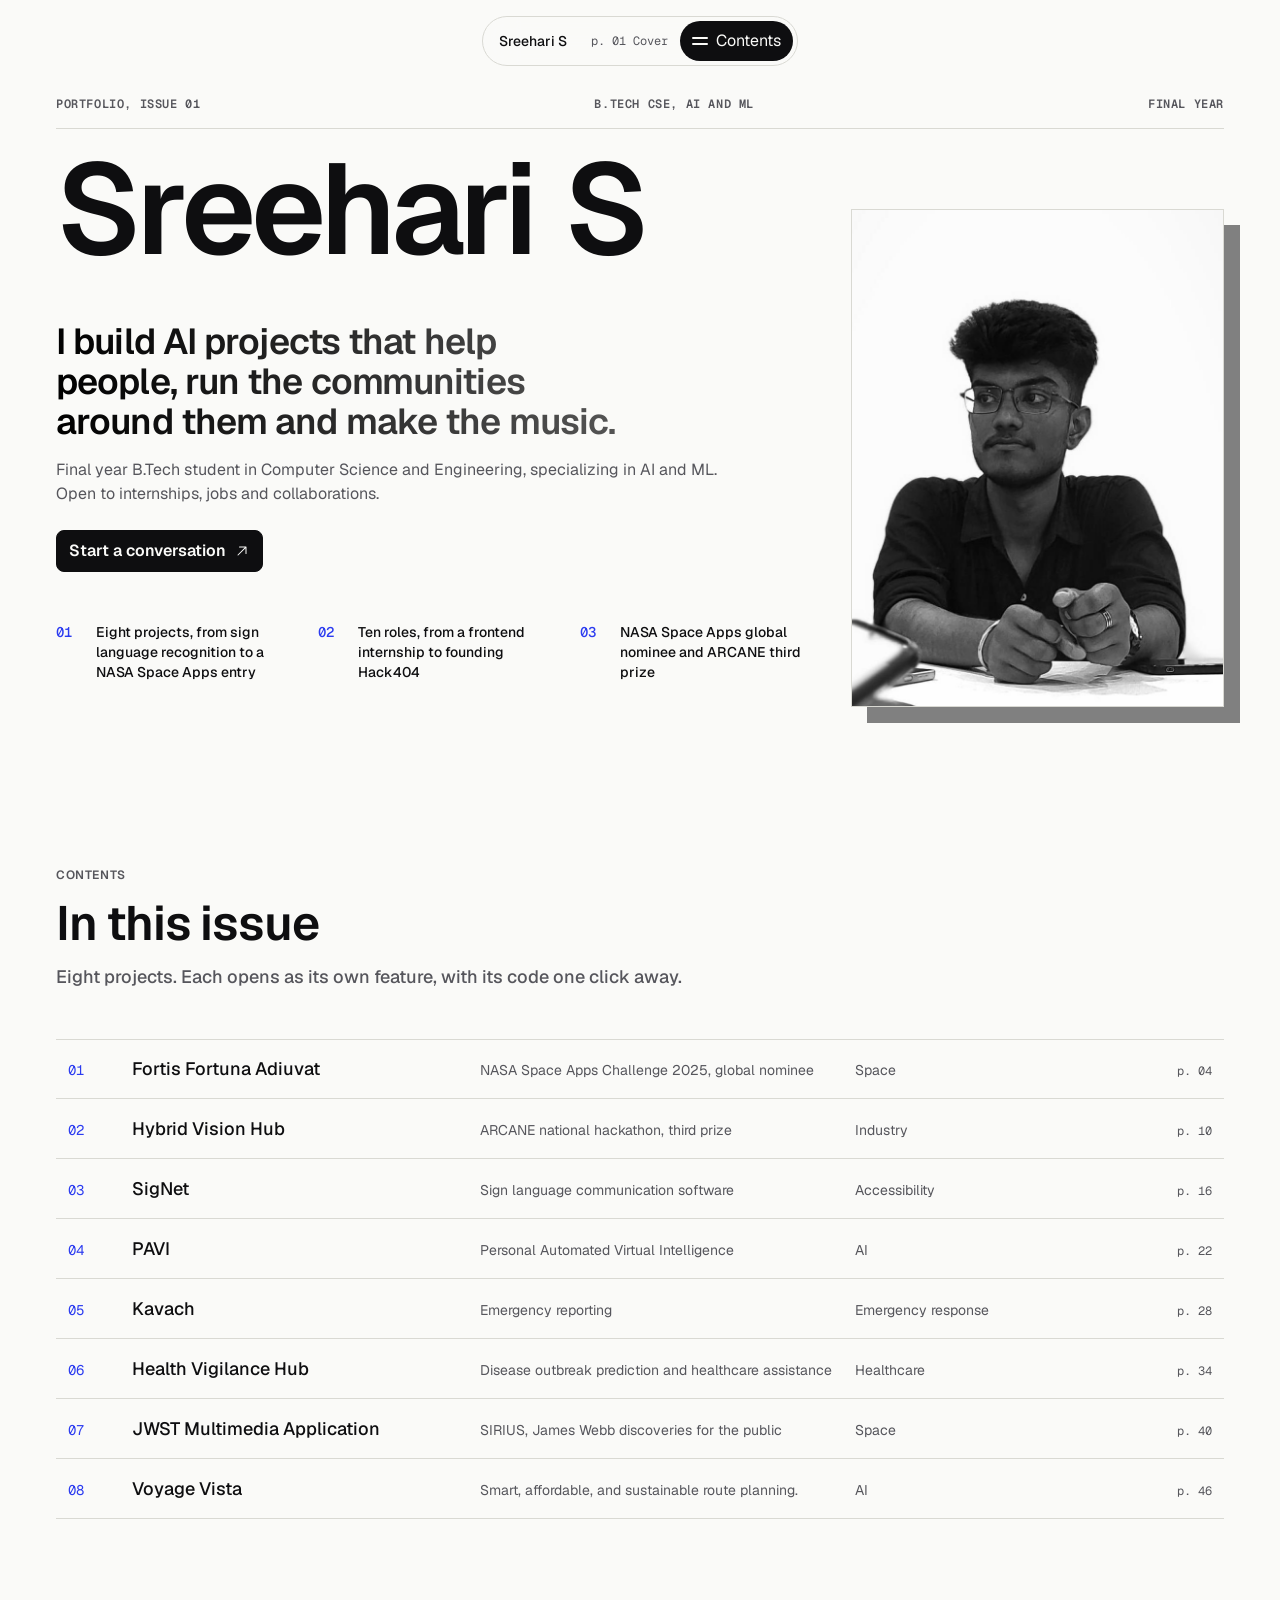
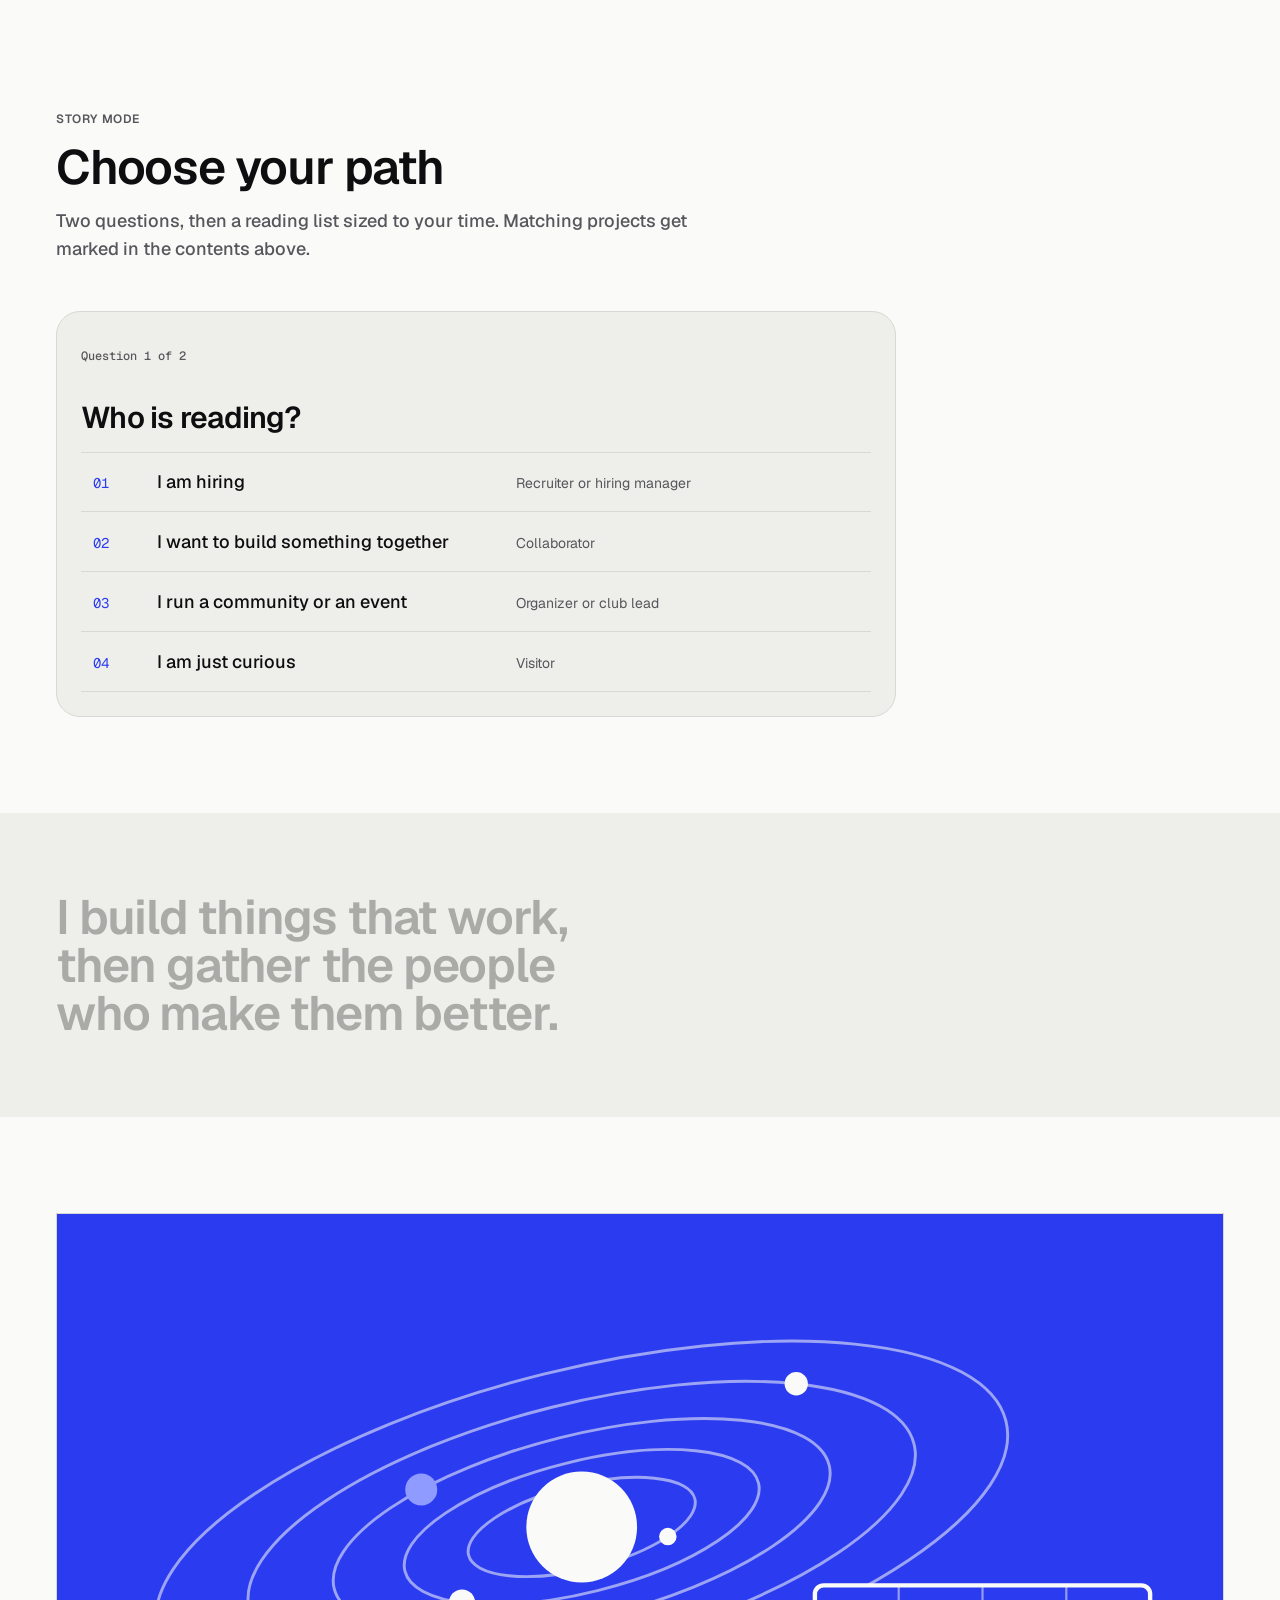
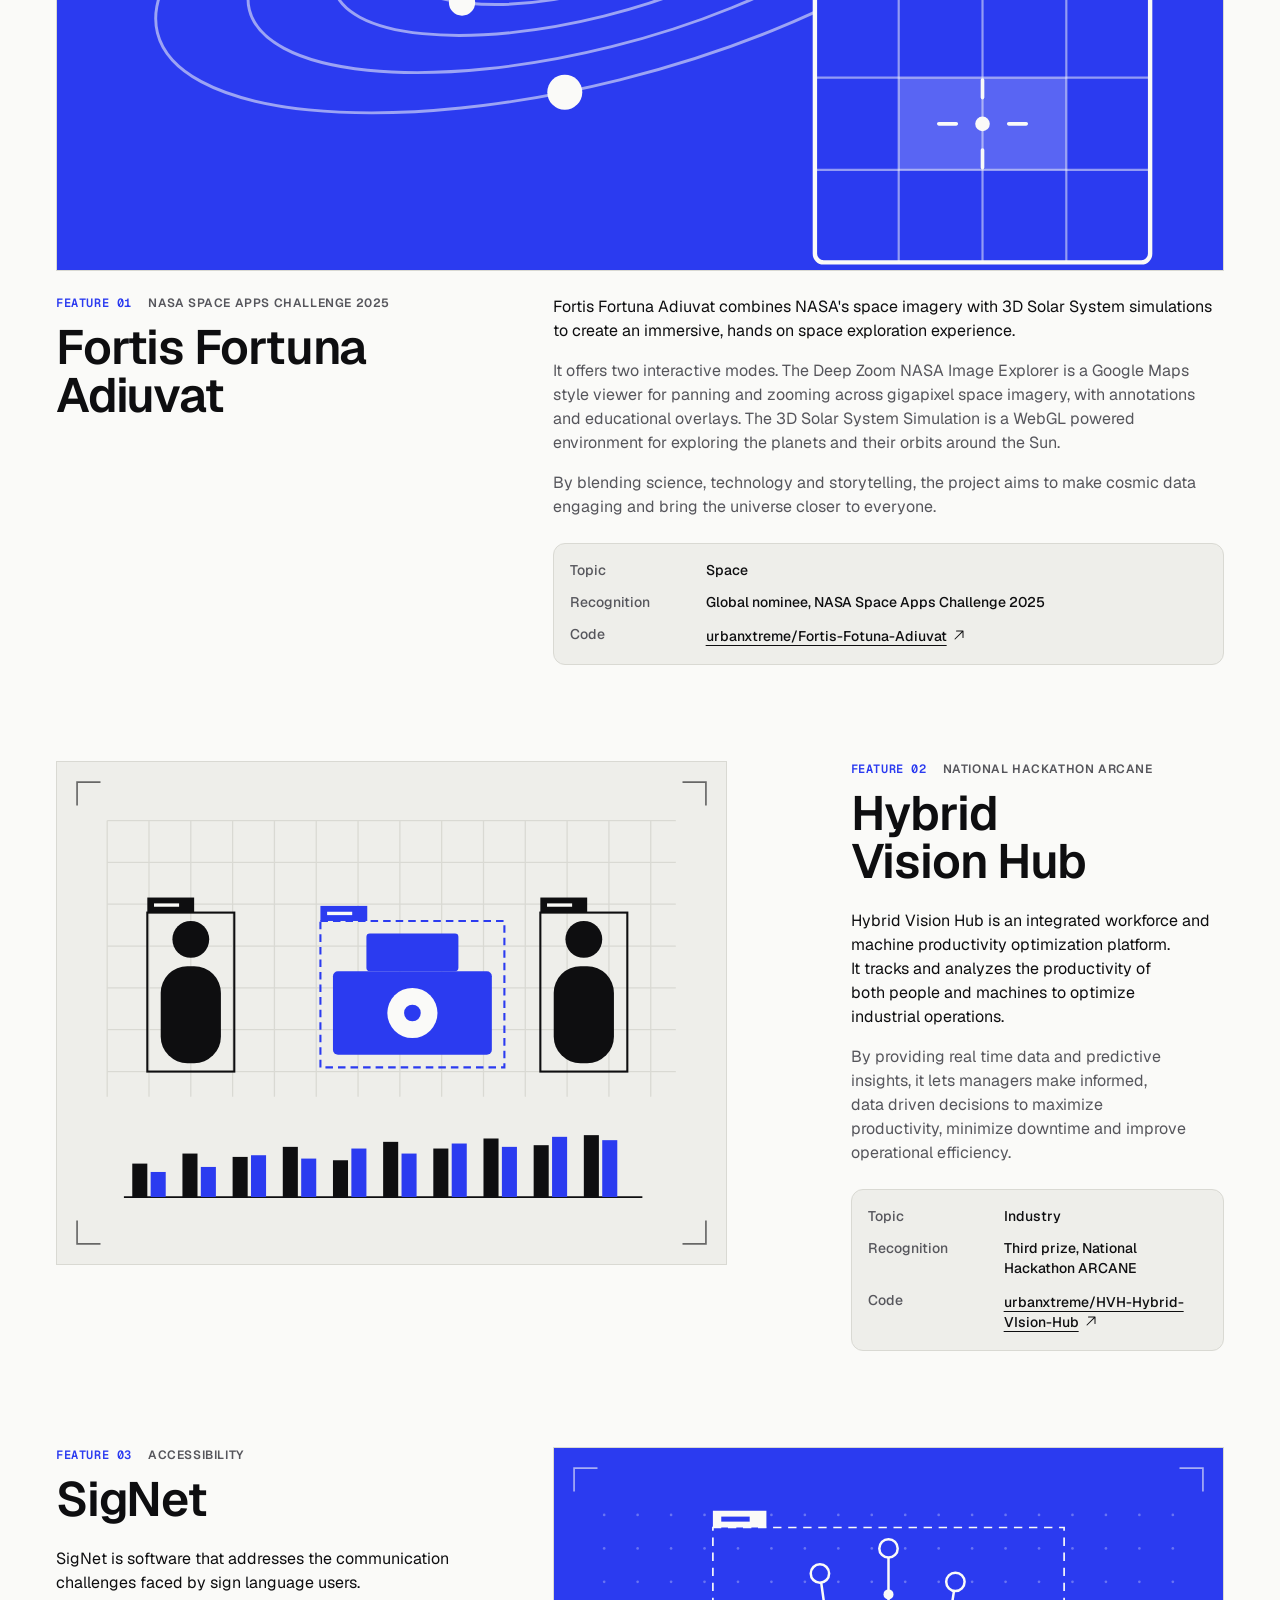
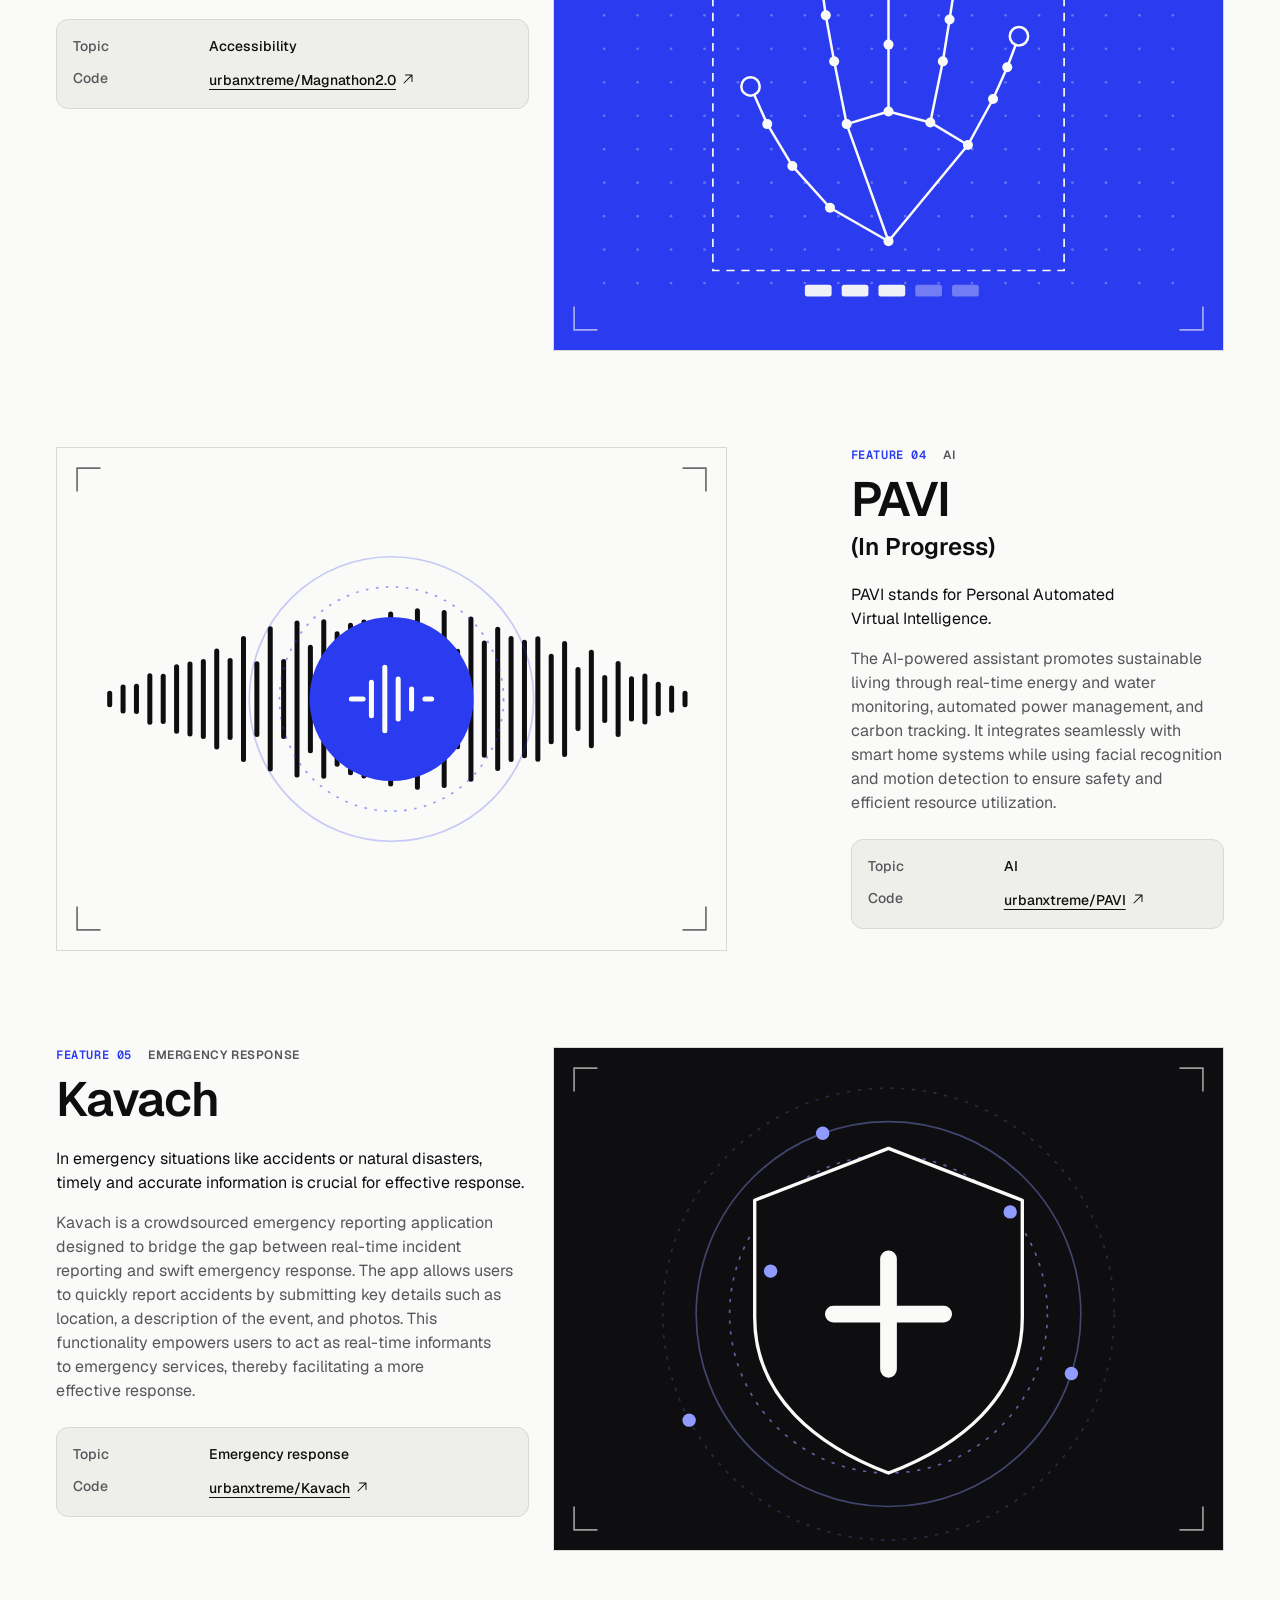
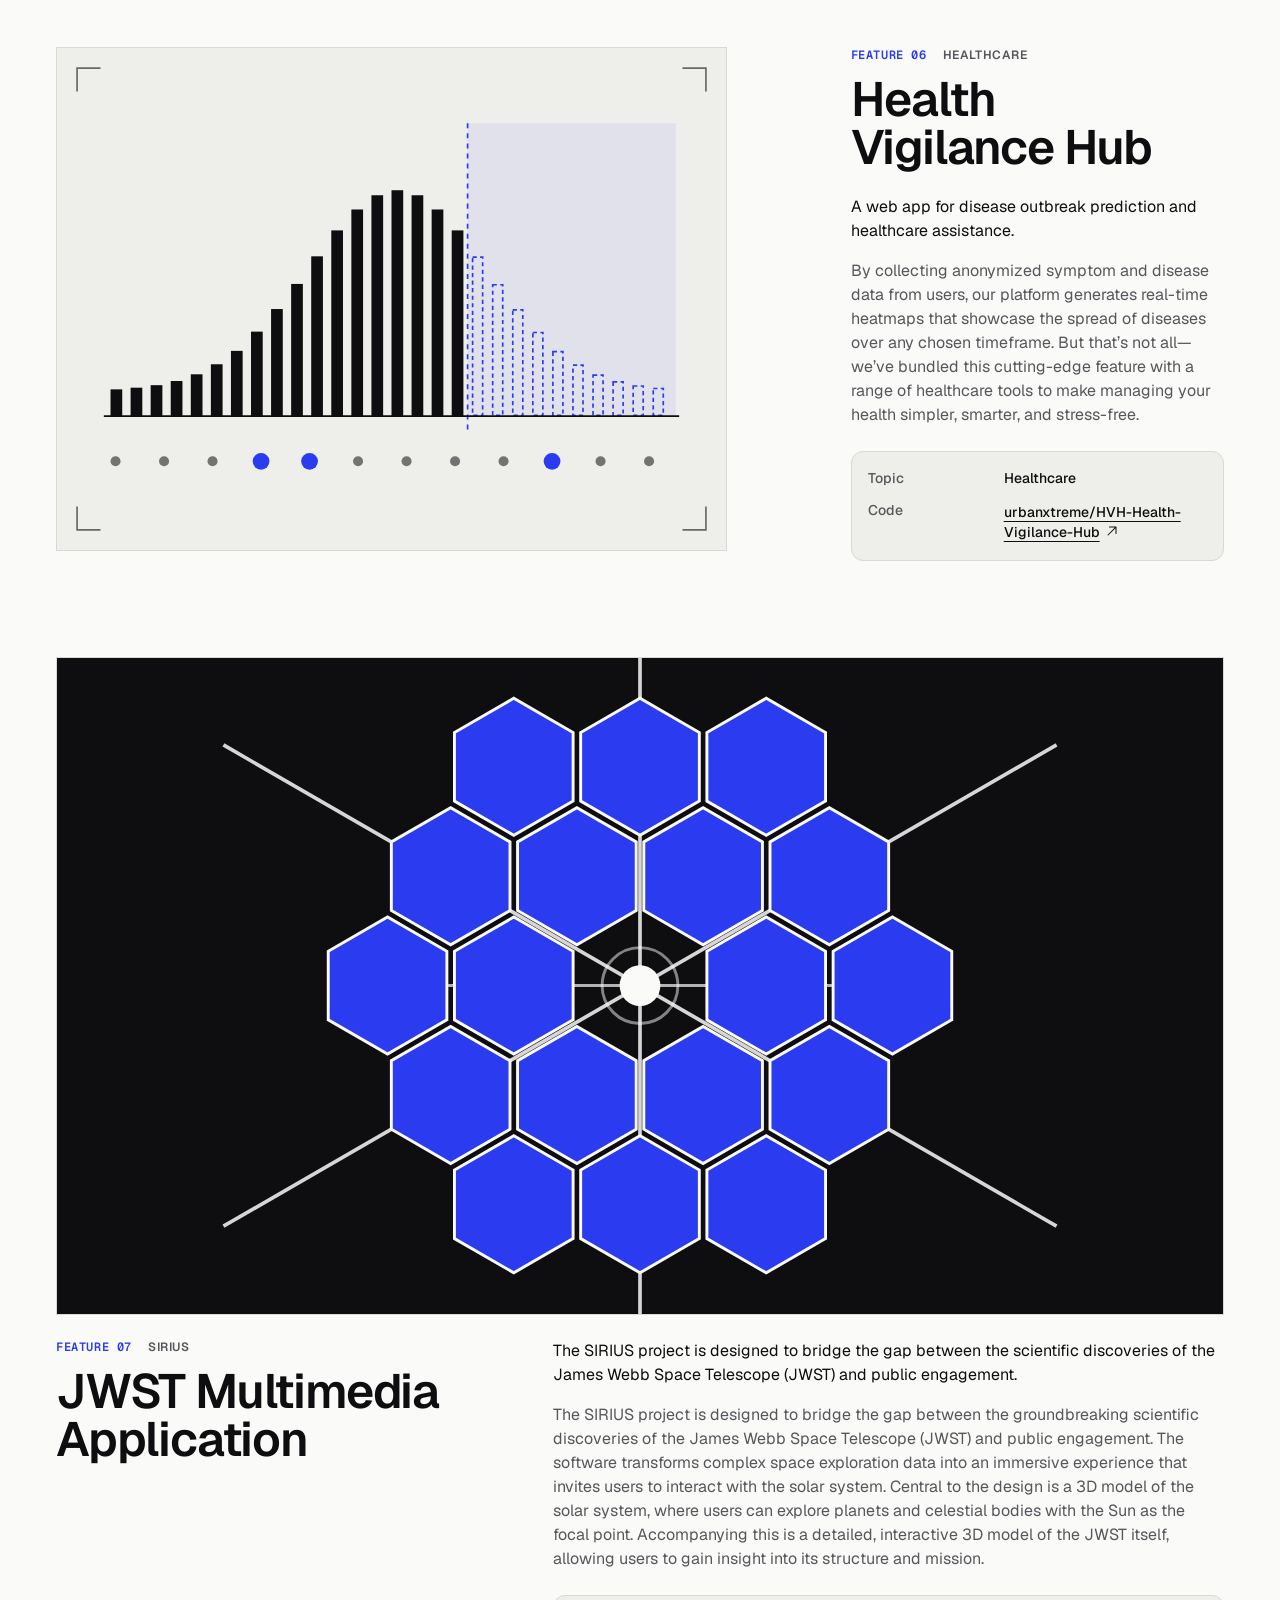
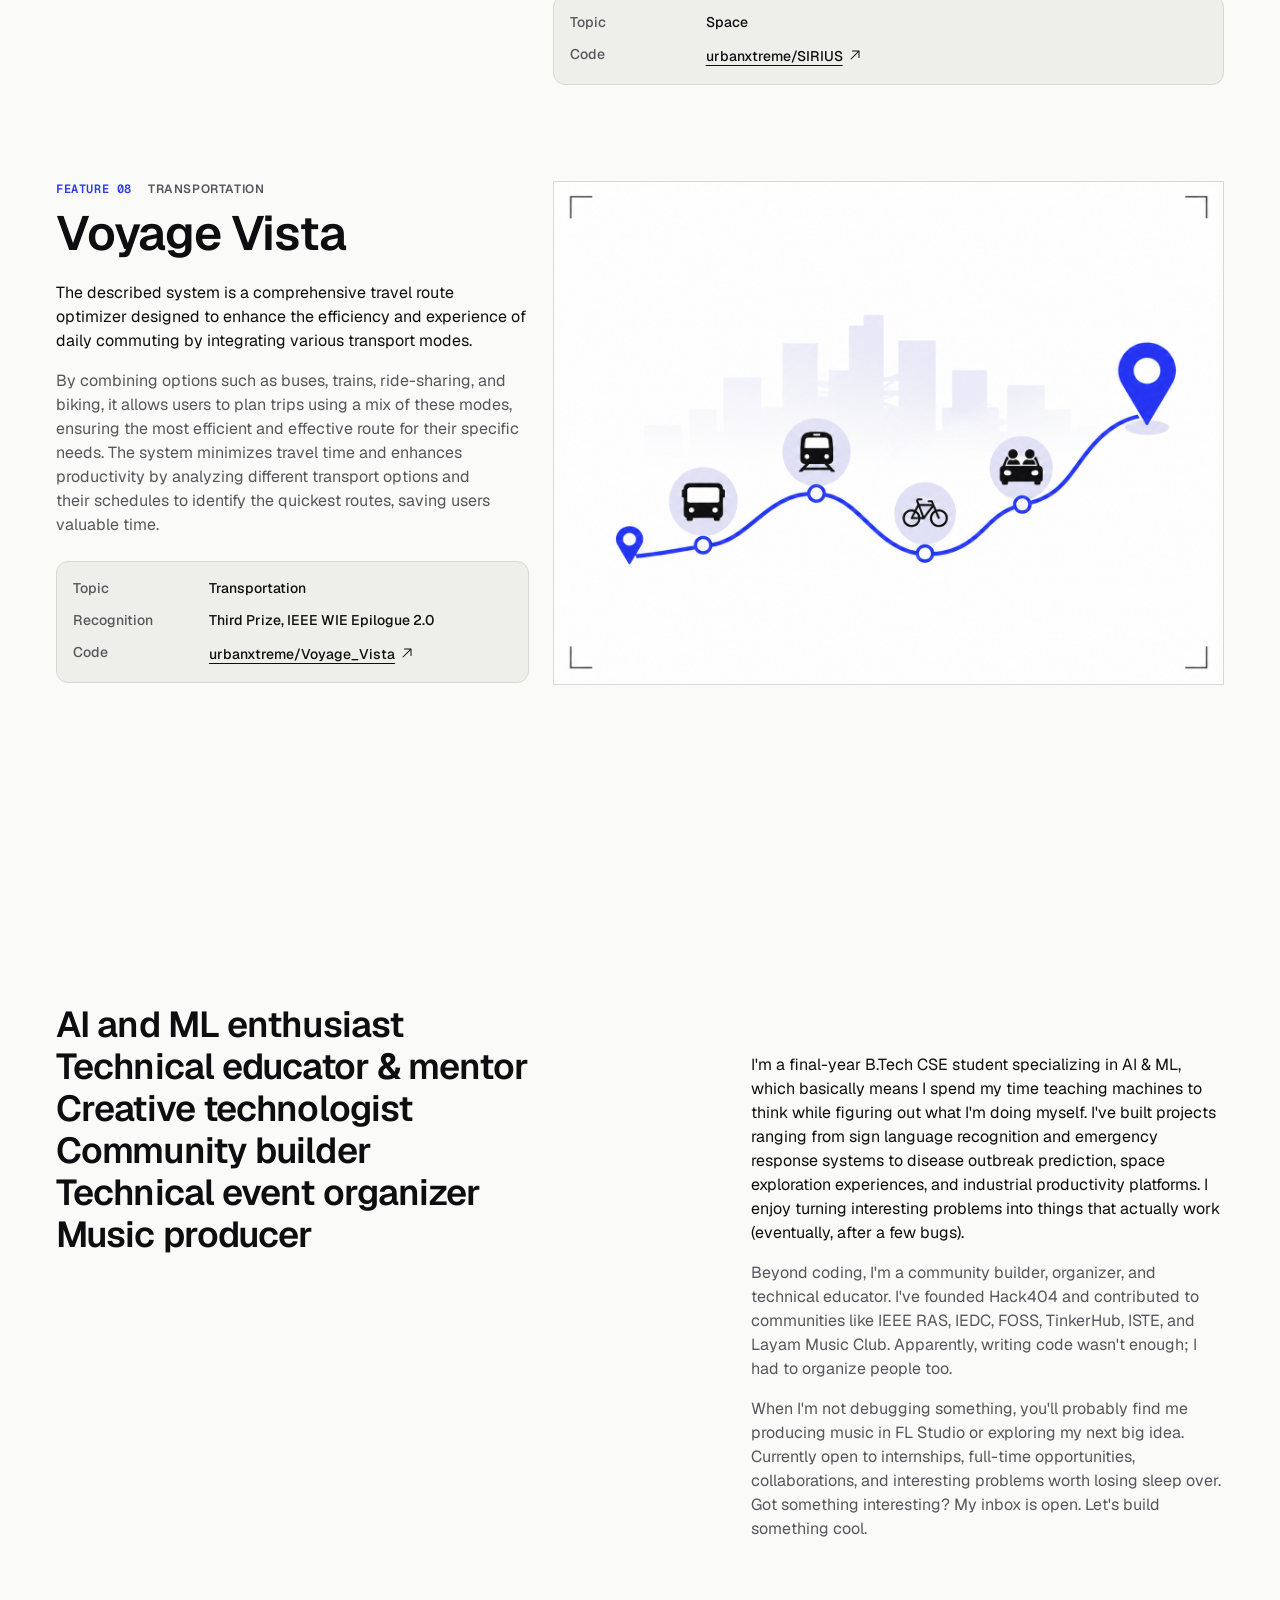
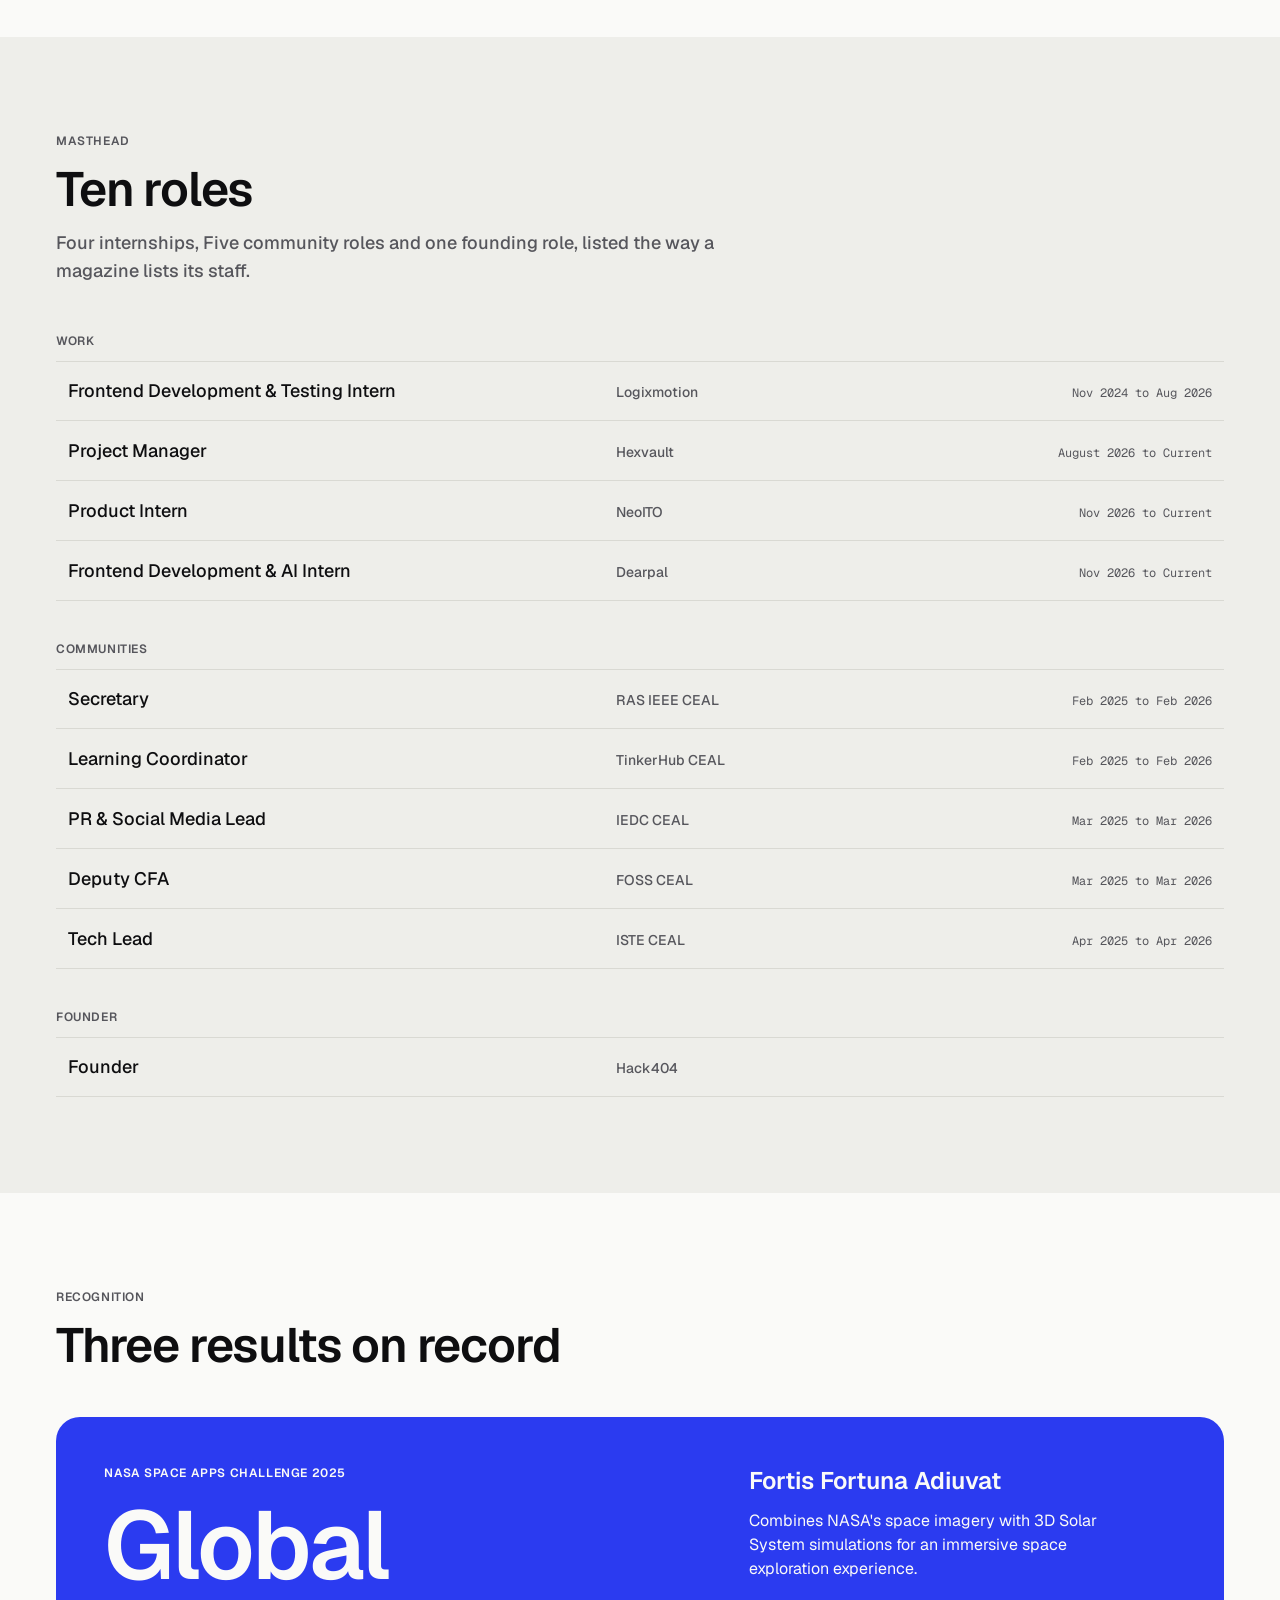
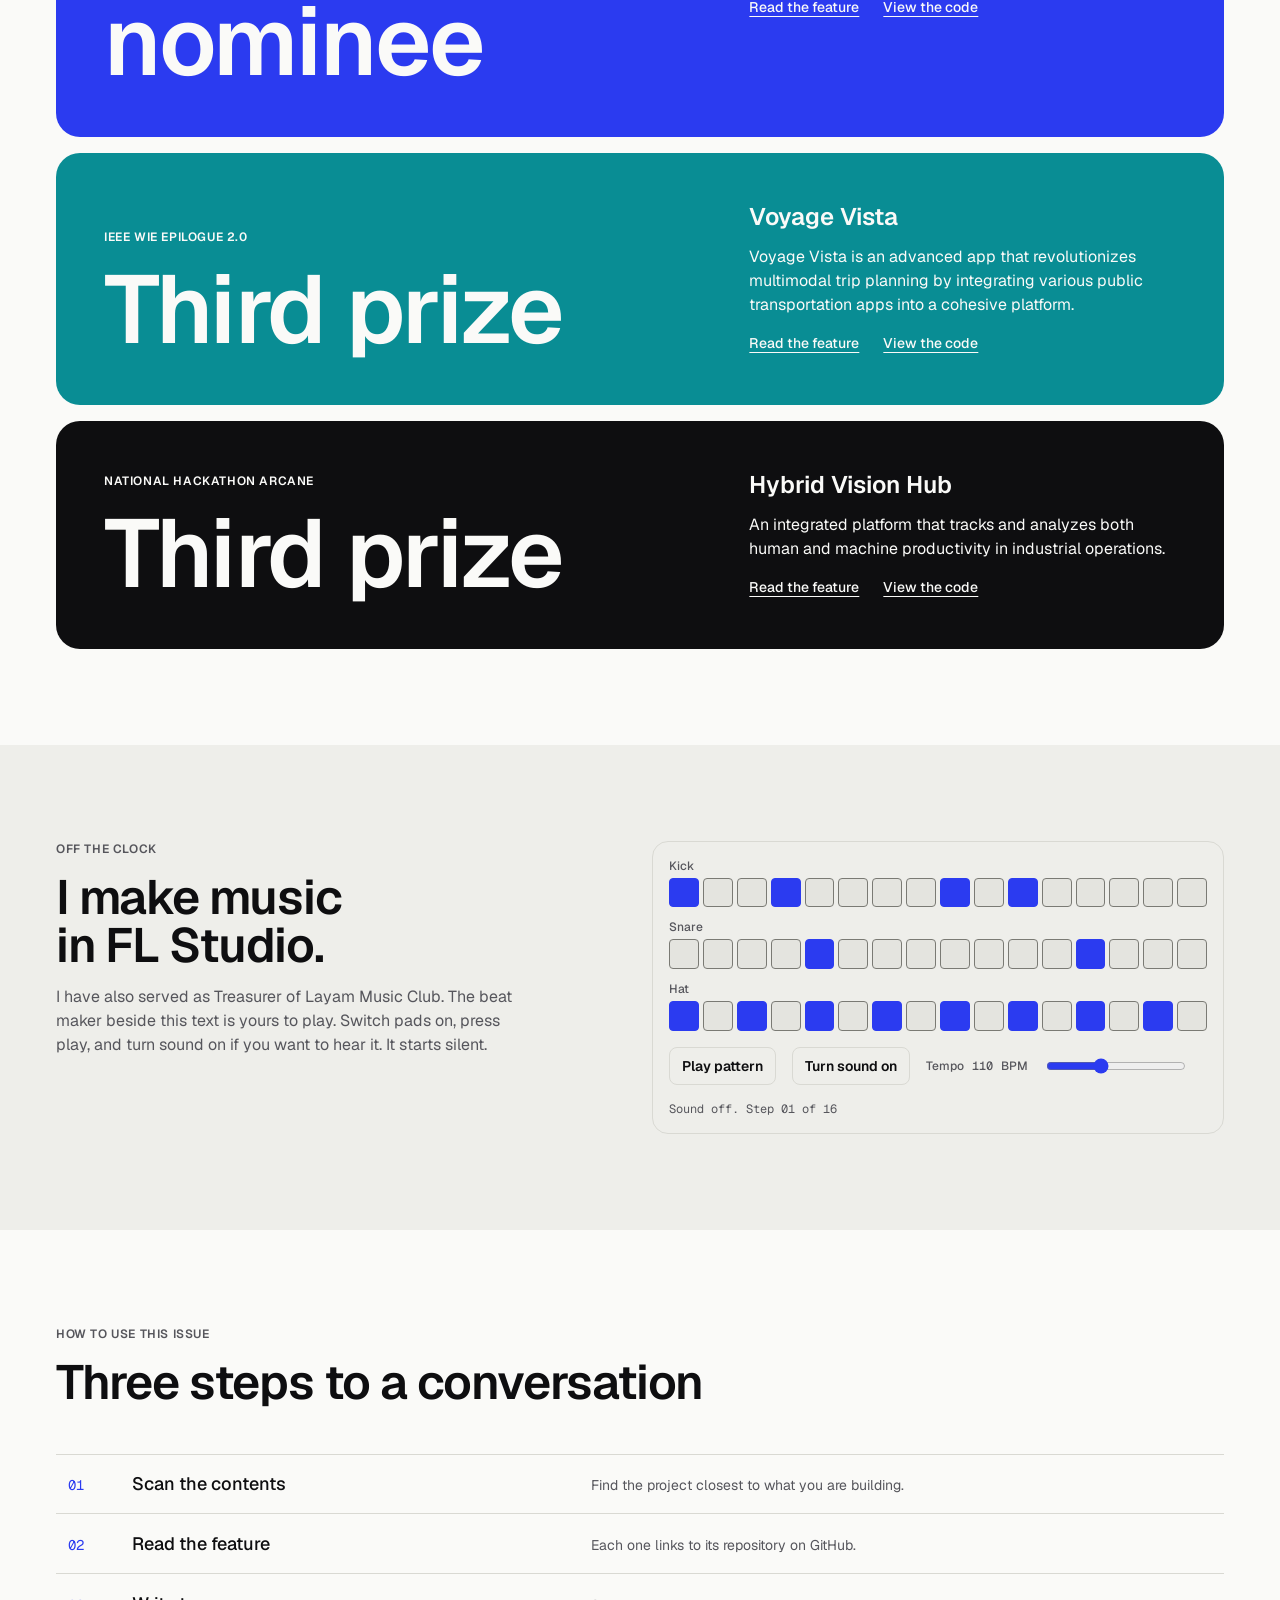
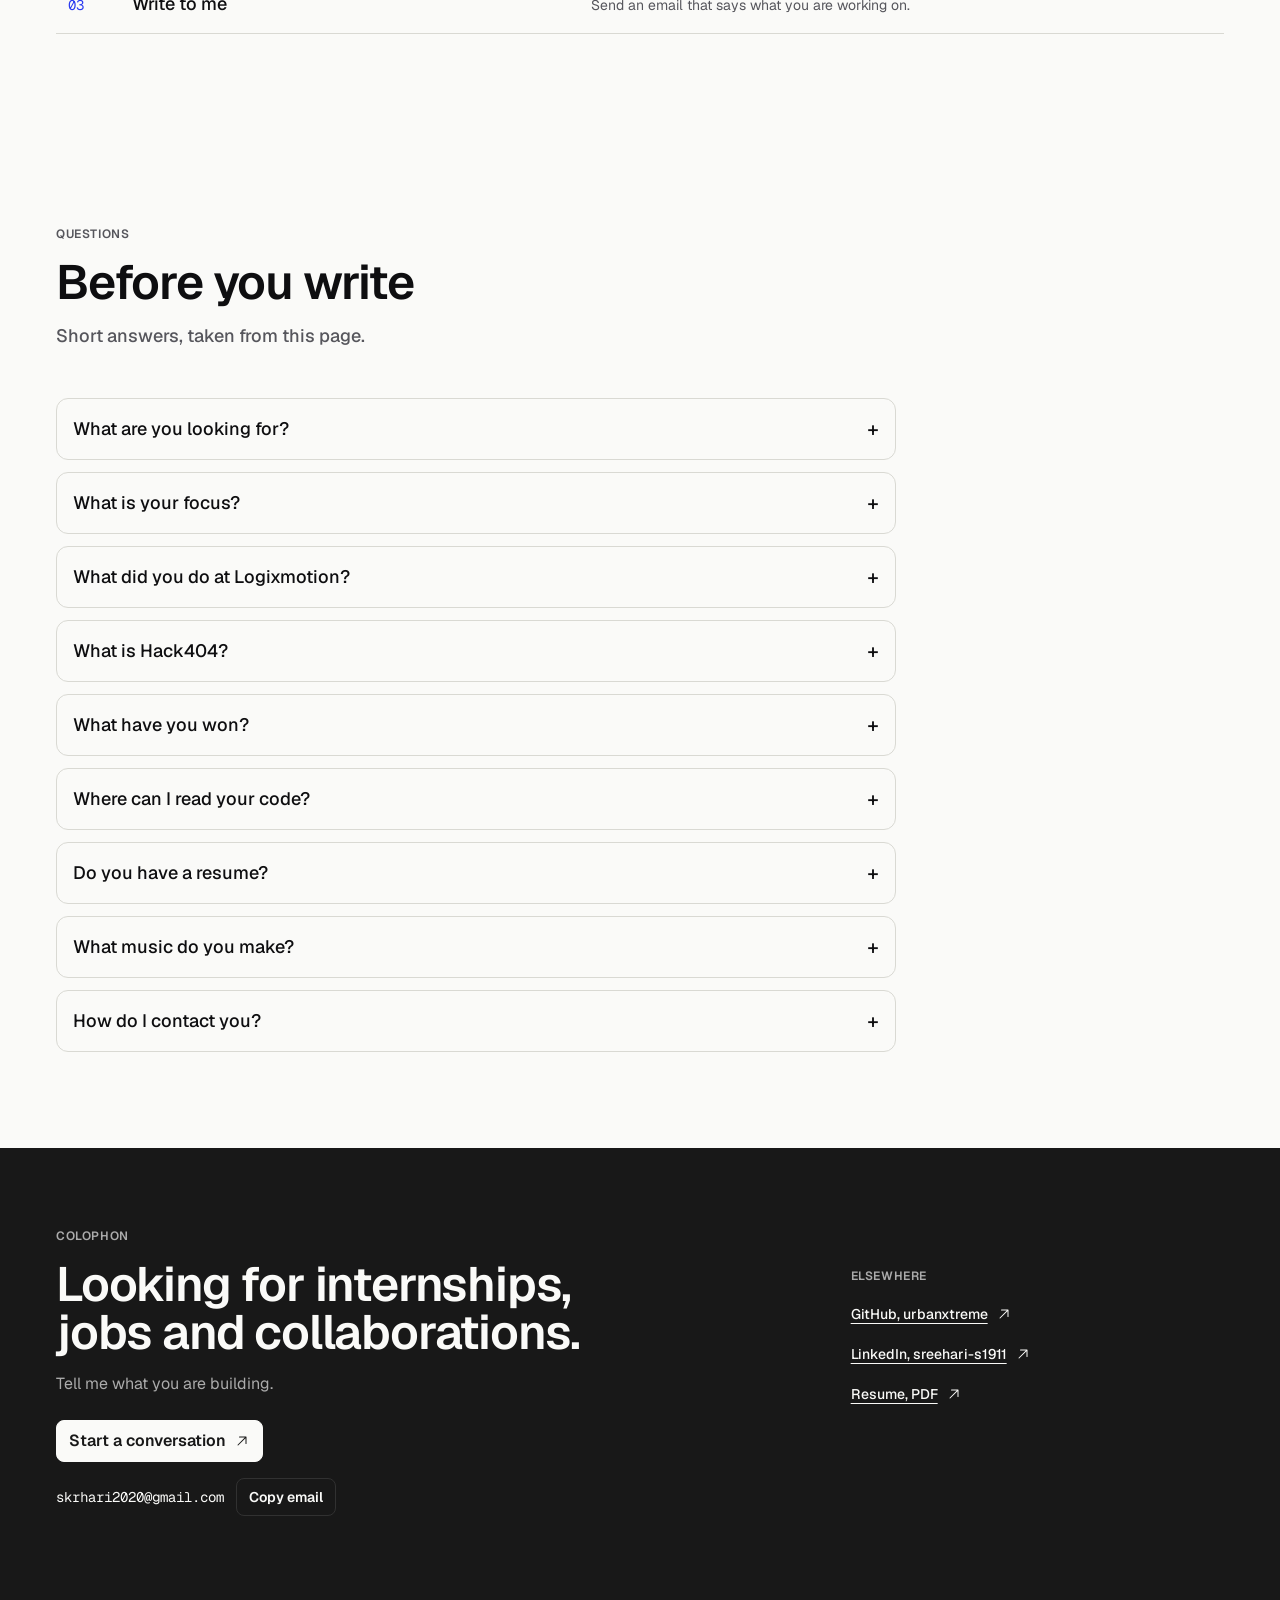
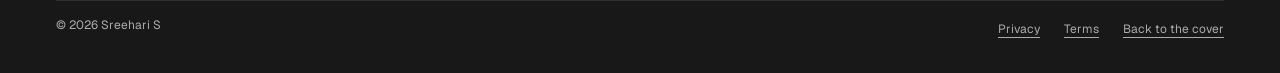
<file: index.html>
<!doctype html>
<html lang="en">

<head>
  <meta charset="utf-8">
  <meta name="viewport" content="width=device-width, initial-scale=1, viewport-fit=cover">
  <title>Sreehari S, AI and ML student, builder and organizer</title>
  <meta name="description"
    content="Portfolio of Sreehari S, a final year B.Tech student in AI and ML. Eight projects, a NASA Space Apps global nomination and an ARCANE third prize.">
  <meta name="theme-color" content="#FAFAF8" media="(prefers-color-scheme: light)">
  <meta name="theme-color" content="#181818" media="(prefers-color-scheme: dark)">
  <link rel="canonical" href="https://urbanxtreme.github.io/final_portfolio/">
  <link rel="icon" href="assets/favicon.svg" type="image/svg+xml">
  <link rel="preload" href="assets/fonts/geist-latin.woff2" as="font" type="font/woff2" crossorigin>
  <meta property="og:type" content="website">
  <meta property="og:title" content="Sreehari S, AI and ML student, builder and organizer">
  <meta property="og:description"
    content="Eight projects, Ten roles, a NASA Space Apps global nomination and an ARCANE third prize.">
  <meta property="og:url" content="https://urbanxtreme.github.io/final_portfolio/">
  <meta property="og:image" content="https://urbanxtreme.github.io/final_portfolio/assets/og-image.png">
  <meta property="og:image:width" content="1200">
  <meta property="og:image:height" content="630">
  <meta property="og:image:alt"
    content="Sreehari S, portfolio issue 01, beside a black and white portrait on an ultramarine block.">
  <meta name="twitter:card" content="summary_large_image">
  <meta name="twitter:image" content="https://urbanxtreme.github.io/final_portfolio/assets/og-image.png">
  <script>document.documentElement.classList.add('js','loading');</script>
  <link rel="stylesheet" href="css/styles.css">
  <script type="application/ld+json">
{"@context":"https://schema.org","@type":"Person","name":"Sreehari S","jobTitle":"B.Tech student in Computer Science and Engineering, specializing in AI and ML","sameAs":["https://github.com/urbanxtreme","https://linkedin.com/in/sreehari-s1911"],"knowsAbout":["Artificial intelligence","Machine learning","Frontend development"]}
</script>
  <script type="application/ld+json">
{"@context":"https://schema.org","@type":"FAQPage","mainEntity":[
{"@type":"Question","name":"What are you looking for?","acceptedAnswer":{"@type":"Answer","text":"Internships, jobs and collaborations. All three are open."}},
{"@type":"Question","name":"What is your focus?","acceptedAnswer":{"@type":"Answer","text":"AI and ML. I am a final year B.Tech student in Computer Science and Engineering with that specialization."}},
{"@type":"Question","name":"What did you do at Logixmotion?","acceptedAnswer":{"@type":"Answer","text":"I worked there as a Frontend Development & Testing Intern from November 2024 to August 2026."}},
{"@type":"Question","name":"What is Hack404?","acceptedAnswer":{"@type":"Answer","text":"I founded Hack404 at my college. It was not a post inside an existing club, so it is listed as Founder."}},
{"@type":"Question","name":"What have you won?","acceptedAnswer":{"@type":"Answer","text":"NASA Space Apps Challenge 2025: global nominee, with Fortis Fortuna Adiuvat. IEEE WIE Epilogue 2.0: Voyage Vista. National Hackathon ARCANE: third prize, with Hybrid Vision Hub."}},
{"@type":"Question","name":"Where can I read your code?","acceptedAnswer":{"@type":"Answer","text":"Every project links to its GitHub repository, and my profile is at github.com/urbanxtreme."}},
{"@type":"Question","name":"Do you have a resume?","acceptedAnswer":{"@type":"Answer","text":"Yes. You can download it as a PDF from the contact section at the bottom of this page."}},
{"@type":"Question","name":"What music do you make?","acceptedAnswer":{"@type":"Answer","text":"I produce music in FL Studio and have served as Treasurer of Layam Music Club."}},
{"@type":"Question","name":"How do I contact you?","acceptedAnswer":{"@type":"Answer","text":"Email skrhari2020@gmail.com or message me on LinkedIn."}}
]}
</script>
</head>

<body>
  <!-- Loading screen -->
  <div class="loader" id="loader" aria-hidden="true">
    <div class="loader-inner">
      <p class="loader-name">
        <span class="loader-ch" style="--d:0">S</span><span class="loader-ch" style="--d:1">r</span><span class="loader-ch" style="--d:2">e</span><span class="loader-ch" style="--d:3">e</span><span class="loader-ch" style="--d:4">h</span><span class="loader-ch" style="--d:5">a</span><span class="loader-ch" style="--d:6">r</span><span class="loader-ch" style="--d:7">i</span><span class="loader-ch loader-gap" style="--d:8"></span><span class="loader-ch" style="--d:9">S</span>
      </p>
      <div class="loader-track">
        <div class="loader-bar" id="loaderBar"></div>
      </div>
      <p class="loader-label mono" id="loaderLabel">Loading</p>
    </div>
  </div>

  <a class="skip" href="#main">Skip to content</a>

  <!-- Arrow icon from Phosphor Icons (MIT license) -->
  <svg width="0" height="0" style="position:absolute" aria-hidden="true" focusable="false">
    <symbol id="i-arrow" viewBox="0 0 256 256">
      <path
        d="M200,64V168a8,8,0,0,1-16,0V83.31L69.66,197.66a8,8,0,0,1-11.32-11.32L172.69,72H88a8,8,0,0,1,0-16H192A8,8,0,0,1,200,64Z" />
    </symbol>
  </svg>

  <nav class="nav" aria-label="Primary">
    <a class="nav-brand title-4" href="#cover">Sreehari S</a>
    <span class="nav-folio mono" id="folio" aria-hidden="true">p. 01 Cover</span>
    <button class="nav-toggle button-sm" id="navToggle" type="button" aria-expanded="false" aria-controls="menu"><span
        class="bars" aria-hidden="true"><span></span><span></span></span><span id="navLabel">Contents</span></button>
  </nav>

  <div class="menu" id="menu">
    <div class="menu-inner">
      <nav aria-label="Contents">
        <ol class="menu-list">
          <li><a class="heading-2" href="#contents" data-spy="contents path tagline projects" style="--i:0"><span
                class="mono">01</span><span>Projects</span></a></li>
          <li><a class="heading-2" href="#about" data-spy="about" style="--i:1"><span
                class="mono">02</span><span>About</span></a></li>
          <li><a class="heading-2" href="#roles" data-spy="roles" style="--i:2"><span
                class="mono">03</span><span>Roles</span></a></li>
          <li><a class="heading-2" href="#recognition" data-spy="recognition" style="--i:3"><span
                class="mono">04</span><span>Recognition</span></a></li>
          <li><a class="heading-2" href="#music" data-spy="music" style="--i:4"><span
                class="mono">05</span><span>Music</span></a></li>
          <li><a class="heading-2" href="#faq" data-spy="reach faq" style="--i:5"><span
                class="mono">06</span><span>Questions</span></a></li>
          <li><a class="heading-2" href="#contact" data-spy="contact" style="--i:6"><span
                class="mono">07</span><span>Contact</span></a></li>
        </ol>
      </nav>
      <div class="menu-foot body-5">
        <p>skrhari2020@gmail.com</p>
        <p><a href="https://github.com/urbanxtreme" target="_blank" rel="noopener">GitHub</a>, <a
            href="https://linkedin.com/in/sreehari-s1911" target="_blank" rel="noopener">LinkedIn</a></p>
      </div>
    </div>
  </div>

  <main id="main">

    <section class="cover wrap" id="cover" data-folio="p. 01 Cover" aria-labelledby="cover-h">
      <div class="run caption-3"><span>Portfolio, issue 01</span><span>B.Tech CSE, AI and ML</span><span>Final
          year</span></div>
      <hr class="rule">
      <div class="cover-grid">
        <p class="cover-name display-1"><span class="sr">Sreehari S</span><span class="ch" style="--i:0"
            aria-hidden="true">S</span><span class="ch" style="--i:1" aria-hidden="true">r</span><span class="ch"
            style="--i:2" aria-hidden="true">e</span><span class="ch" style="--i:3" aria-hidden="true">e</span><span
            class="ch" style="--i:4" aria-hidden="true">h</span><span class="ch" style="--i:5"
            aria-hidden="true">a</span><span class="ch" style="--i:6" aria-hidden="true">r</span><span class="ch"
            style="--i:7" aria-hidden="true">i</span><span class="ch gap" style="--i:8" aria-hidden="true"></span><span
            class="ch" style="--i:9" aria-hidden="true">S</span></p>
        <div class="cover-story">
          <h1 class="cover-h1 heading-3 grad-text" id="cover-h">I build AI projects that help people, run the
            communities around them and make the music.</h1>
          <p class="cover-dek body-3">Final year B.Tech student in Computer Science and Engineering, specializing in AI
            and ML. Open to internships, jobs and collaborations.</p>
          <p class="cover-actions"><a class="btn button-md"
              href="mailto:skrhari2020@gmail.com?subject=Hello%20Sreehari">Start a conversation<svg class="icon"
                aria-hidden="true">
                <use href="#i-arrow" />
              </svg></a></p>
        </div>
        <ul class="cover-proof body-5">
          <li><span class="mono">01</span><span>Eight projects, from sign language recognition to a NASA Space Apps
              entry</span></li>
          <li><span class="mono">02</span><span>Ten roles, from a frontend internship to founding Hack404</span></li>
          <li><span class="mono">03</span><span>NASA Space Apps global nominee and ARCANE third prize</span></li>
        </ul>
        <figure class="cover-photo">
          <div class="frame"><img src="assets/portrait_photo.JPG" width="1024" height="1024"
              alt="Sreehari S in a black shirt and glasses, looking to the side, in a black and white portrait."
              fetchpriority="high"></div>
        </figure>
      </div>
    </section>

    <section class="block wrap" id="contents" data-folio="p. 02 Contents" aria-labelledby="contents-h">
      <div class="sec-head rv">
        <p class="eyebrow caption-3">Contents</p>
        <h2 class="heading-2" id="contents-h">In this issue</h2>
        <p class="title-2 muted">Eight projects. Each opens as its own feature, with its code one click away.</p>
      </div>
      <div class="index rv" id="index">
        <ol class="rows">
          <li><a class="row" href="#f-fortis" data-no="01" data-title="Fortis Fortuna Adiuvat"
              data-plate="assets/plates/fortis.svg"><span class="no mono">01</span><span class="title title-2">Fortis
                Fortuna Adiuvat</span><span class="dek body-6">NASA Space Apps Challenge 2025, global
                nominee</span><span class="topic body-6">Space</span><span class="pg mono">p. 04</span></a></li>
          <li><a class="row" href="#f-hybrid" data-no="02" data-title="Hybrid Vision Hub"
              data-plate="assets/plates/hybrid-vision-hub.svg"><span class="no mono">02</span><span
                class="title title-2">Hybrid Vision Hub</span><span class="dek body-6">ARCANE national hackathon, third
                prize</span><span class="topic body-6">Industry</span><span class="pg mono">p. 10</span></a></li>
          <li><a class="row" href="#f-signet" data-no="03" data-title="SigNet"
              data-plate="assets/plates/signet.svg"><span class="no mono">03</span><span
                class="title title-2">SigNet</span><span class="dek body-6">Sign language communication
                software</span><span class="topic body-6">Accessibility</span><span class="pg mono">p. 16</span></a>
          </li>
          <li><a class="row" href="#f-pavi" data-no="04" data-title="PAVI" data-plate="assets/plates/pavi.svg"><span
                class="no mono">04</span><span class="title title-2">PAVI</span><span class="dek body-6">Personal
                Automated Virtual Intelligence</span><span class="topic body-6">AI</span><span class="pg mono">p.
                22</span></a></li>
          <li><a class="row" href="#f-kavach" data-no="05" data-title="Kavach"
              data-plate="assets/plates/kavach.svg"><span class="no mono">05</span><span
                class="title title-2">Kavach</span><span class="dek body-6">Emergency reporting</span><span
                class="topic body-6">Emergency response</span><span class="pg mono">p. 28</span></a></li>
          <li><a class="row" href="#f-hvh" data-no="06" data-title="Health Vigilance Hub"
              data-plate="assets/plates/hvh.svg"><span class="no mono">06</span><span class="title title-2">Health
                Vigilance Hub</span><span class="dek body-6">Disease outbreak prediction and healthcare
                assistance</span><span class="topic body-6">Healthcare</span><span class="pg mono">p. 34</span></a></li>
          <li><a class="row" href="#f-sirius" data-no="07" data-title="JWST Multimedia Application"
              data-plate="assets/plates/sirius.svg"><span class="no mono">07</span><span class="title title-2">JWST
                Multimedia Application</span><span class="dek body-6">SIRIUS, James Webb discoveries for the
                public</span><span class="topic body-6">Space</span><span class="pg mono">p. 40</span></a></li>
          <li><a class="row" href="#f-vista" data-no="08" data-title="Voyage Vista"
              data-plate="assets/plates/Multimodal Urban Transit Route.png"><span class="no mono">08</span><span
                class="title title-2"> Voyage Vista</span><span class="dek body-6">Smart, affordable, and sustainable
                route planning.</span><span class="topic body-6">AI</span><span class="pg mono">p. 46</span></a></li>
        </ol>
        <div class="plate" id="plate" aria-hidden="true"><img id="plateImg" src="assets/plates/fortis.svg" alt=""
            width="800" height="600">
          <p class="mono caption-4" id="plateLabel">Feature 01</p>
        </div>
      </div>
    </section>

    <section class="block wrap" id="path" data-folio="p. 02 Your path" aria-labelledby="path-h">
      <div class="sec-head rv">
        <p class="eyebrow caption-3">Story mode</p>
        <h2 class="heading-2" id="path-h">Choose your path</h2>
        <p class="title-2 muted">Two questions, then a reading list sized to your time. Matching projects get marked in
          the contents above.</p>
      </div>
      <div class="path rv" id="pathApp">
        <div class="path-bar">
          <span class="mono caption-4" id="pathStep">Question 1 of 2</span>
          <button class="btn btn-quiet button-sm" id="pathBack" type="button" hidden>Back</button>
        </div>
        <div class="path-stage" id="pathStage"><noscript>
            <p class="body-3 muted">This part needs JavaScript. You can start from the contents above instead.</p>
          </noscript></div>
      </div>
    </section>

    <section class="band tagline" id="tagline" data-folio="p. 03 Tagline" aria-label="Tagline">
      <div class="wrap">
        <p class="tagline-text heading-2" id="taglineText"><span class="line">I build things that work,</span><span
            class="line">then gather the people who make them better.</span></p>
      </div>
    </section>

    <section class="block wrap" id="projects" data-folio="p. 04 Projects" aria-label="Features">
      <div class="features">

        <article class="feature f-c rv" id="f-fortis" data-folio="p. 04 Feature 01" aria-labelledby="f-fortis-h">
          <figure class="f-plate"><img src="assets/plates/fortis.svg" width="800" height="600"
              alt="Illustration: planets on tilted orbits around the Sun, beside a deep zoom image viewer with a tile grid."
              loading="lazy" decoding="async"></figure>
          <div class="f-head">
            <p class="f-kicker caption-3"><span class="mono">Feature 01</span><span>NASA Space Apps Challenge
                2025</span></p>
            <h3 class="f-title heading-2" id="f-fortis-h">Fortis Fortuna Adiuvat</h3>
          </div>
          <div class="f-body body-3">
            <p>Fortis Fortuna Adiuvat combines NASA's space imagery with 3D Solar System simulations to create an
              immersive, hands on space exploration experience.</p>
            <p>It offers two interactive modes. The Deep Zoom NASA Image Explorer is a Google Maps style viewer for
              panning and zooming across gigapixel space imagery, with annotations and educational overlays. The 3D
              Solar System Simulation is a WebGL powered environment for exploring the planets and their orbits around
              the Sun.</p>
            <p>By blending science, technology and storytelling, the project aims to make cosmic data engaging and bring
              the universe closer to everyone.</p>
          </div>
          <dl class="f-facts body-5">
            <div>
              <dt>Topic</dt>
              <dd>Space</dd>
            </div>
            <div>
              <dt>Recognition</dt>
              <dd>Global nominee, NASA Space Apps Challenge 2025</dd>
            </div>
            <div>
              <dt>Code</dt>
              <dd><a href="https://github.com/urbanxtreme/Fortis-Fotuna-Adiuvat" target="_blank"
                  rel="noopener">urbanxtreme/Fortis-Fotuna-Adiuvat<svg class="icon" aria-hidden="true">
                    <use href="#i-arrow" />
                  </svg></a></dd>
            </div>
          </dl>
        </article>

        <article class="feature f-a rv" id="f-hybrid" data-folio="p. 10 Feature 02" aria-labelledby="f-hybrid-h">
          <figure class="f-plate"><img src="assets/plates/hybrid-vision-hub.svg" width="800" height="600"
              alt="Illustration: people and a machine inside detection boxes on a factory floor, with a bar chart of productivity below."
              loading="lazy" decoding="async"></figure>
          <div class="f-head">
            <p class="f-kicker caption-3"><span class="mono">Feature 02</span><span>National Hackathon ARCANE</span></p>
            <h3 class="f-title heading-2" id="f-hybrid-h">Hybrid Vision Hub</h3>
          </div>
          <div class="f-body body-3">
            <p>Hybrid Vision Hub is an integrated workforce and machine productivity optimization platform. It tracks
              and analyzes the productivity of both people and machines to optimize industrial operations.</p>
            <p>By providing real time data and predictive insights, it lets managers make informed, data driven
              decisions to maximize productivity, minimize downtime and improve operational efficiency.</p>
          </div>
          <dl class="f-facts body-5">
            <div>
              <dt>Topic</dt>
              <dd>Industry</dd>
            </div>
            <div>
              <dt>Recognition</dt>
              <dd>Third prize, National Hackathon ARCANE</dd>
            </div>
            <div>
              <dt>Code</dt>
              <dd><a href="https://github.com/urbanxtreme/HVH-Hybrid-VIsion-Hub" target="_blank"
                  rel="noopener">urbanxtreme/HVH-Hybrid-VIsion-Hub<svg class="icon" aria-hidden="true">
                    <use href="#i-arrow" />
                  </svg></a></dd>
            </div>
          </dl>
        </article>

        <article class="feature f-b rv" id="f-signet" data-folio="p. 16 Feature 03" aria-labelledby="f-signet-h">
          <figure class="f-plate"><img src="assets/plates/signet.svg" width="800" height="600"
              alt="Illustration: a hand drawn as tracked landmark points inside a dashed detection box." loading="lazy"
              decoding="async"></figure>
          <div class="f-head">
            <p class="f-kicker caption-3"><span class="mono">Feature 03</span><span>Accessibility</span></p>
            <h3 class="f-title heading-2" id="f-signet-h">SigNet</h3>
          </div>
          <div class="f-body body-3">
            <p>SigNet is software that addresses the communication challenges faced by sign language users.</p>
          </div>
          <dl class="f-facts body-5">
            <div>
              <dt>Topic</dt>
              <dd>Accessibility</dd>
            </div>
            <div>
              <dt>Code</dt>
              <dd><a href="https://github.com/urbanxtreme/Magnathon2.0" target="_blank"
                  rel="noopener">urbanxtreme/Magnathon2.0<svg class="icon" aria-hidden="true">
                    <use href="#i-arrow" />
                  </svg></a></dd>
            </div>
          </dl>
        </article>

        <article class="feature f-a rv" id="f-pavi" data-folio="p. 22 Feature 04" aria-labelledby="f-pavi-h">
          <figure class="f-plate"><img src="assets/plates/pavi.svg" width="800" height="600"
              alt="Illustration: a voice waveform running behind a blue assistant orb." loading="lazy" decoding="async">
          </figure>
          <div class="f-head">
            <p class="f-kicker caption-3"><span class="mono">Feature 04</span><span>AI</span></p>
            <h3 class="f-title heading-2" id="f-pavi-h">PAVI</h3>
            <h2>(In Progress)</h2>
          </div>
          <div class="f-body body-3">
            <p>PAVI stands for Personal Automated Virtual Intelligence.</p>
            <p>The AI-powered assistant promotes sustainable living through real-time energy and water monitoring,
              automated power management, and carbon tracking. It integrates seamlessly with smart home systems while
              using facial recognition and motion detection to ensure safety and efficient resource utilization.</p>
          </div>
          <dl class="f-facts body-5">
            <div>
              <dt>Topic</dt>
              <dd>AI</dd>
            </div>
            <div>
              <dt>Code</dt>
              <dd><a href="https://github.com/urbanxtreme/PAVI" target="_blank" rel="noopener">urbanxtreme/PAVI<svg
                    class="icon" aria-hidden="true">
                    <use href="#i-arrow" />
                  </svg></a></dd>
            </div>
          </dl>
        </article>

        <article class="feature f-b rv" id="f-kavach" data-folio="p. 28 Feature 05" aria-labelledby="f-kavach-h">
          <figure class="f-plate"><img src="assets/plates/kavach.svg" width="800" height="600"
              alt="Illustration: a shield with a plus sign sending out signal rings and location points." loading="lazy"
              decoding="async"></figure>
          <div class="f-head">
            <p class="f-kicker caption-3"><span class="mono">Feature 05</span><span>Emergency response</span></p>
            <h3 class="f-title heading-2" id="f-kavach-h">Kavach</h3>
          </div>
          <div class="f-body body-3">
            <p>In emergency situations like accidents or natural disasters, timely and accurate information is crucial
              for effective response.</p>
            <p>Kavach is a crowdsourced emergency reporting application designed to bridge the gap between real-time
              incident reporting and swift emergency response. The app allows users to quickly report accidents by
              submitting key details such as location, a description of the event, and photos. This functionality
              empowers users to act as real-time informants to emergency services, thereby facilitating a more effective
              response.</p>
          </div>
          <dl class="f-facts body-5">
            <div>
              <dt>Topic</dt>
              <dd>Emergency response</dd>
            </div>
            <div>
              <dt>Code</dt>
              <dd><a href="https://github.com/urbanxtreme/Kavach" target="_blank" rel="noopener">urbanxtreme/Kavach<svg
                    class="icon" aria-hidden="true">
                    <use href="#i-arrow" />
                  </svg></a></dd>
            </div>
          </dl>
        </article>

        <article class="feature f-a rv" id="f-hvh" data-folio="p. 34 Feature 06" aria-labelledby="f-hvh-h">
          <figure class="f-plate"><img src="assets/plates/hvh.svg" width="800" height="600"
              alt="Illustration: weekly case bars rising and falling, with a dashed forecast section and a row of map points."
              loading="lazy" decoding="async"></figure>
          <div class="f-head">
            <p class="f-kicker caption-3"><span class="mono">Feature 06</span><span>Healthcare</span></p>
            <h3 class="f-title heading-2" id="f-hvh-h">Health Vigilance Hub</h3>
          </div>
          <div class="f-body body-3">
            <p>A web app for disease outbreak prediction and healthcare assistance.</p>
            <p>By collecting anonymized symptom and disease data from users, our platform generates real-time heatmaps
              that showcase the spread of diseases over any chosen timeframe. But that’s not all—we’ve bundled this
              cutting-edge feature with a range of healthcare tools to make managing your health simpler, smarter, and
              stress-free.</p>
          </div>
          <dl class="f-facts body-5">
            <div>
              <dt>Topic</dt>
              <dd>Healthcare</dd>
            </div>
            <div>
              <dt>Code</dt>
              <dd><a href="https://github.com/urbanxtreme/HVH-Health-Vigilance-Hub" target="_blank"
                  rel="noopener">urbanxtreme/HVH-Health-Vigilance-Hub<svg class="icon" aria-hidden="true">
                    <use href="#i-arrow" />
                  </svg></a></dd>
            </div>
          </dl>
        </article>

        <article class="feature f-c rv" id="f-sirius" data-folio="p. 40 Feature 07" aria-labelledby="f-sirius-h">
          <figure class="f-plate"><img src="assets/plates/sirius.svg" width="800" height="600"
              alt="Illustration: eighteen hexagonal mirror segments around a bright star, with diffraction spikes."
              loading="lazy" decoding="async"></figure>
          <div class="f-head">
            <p class="f-kicker caption-3"><span class="mono">Feature 07</span><span>SIRIUS</span></p>
            <h3 class="f-title heading-2" id="f-sirius-h">JWST Multimedia Application</h3>
          </div>
          <div class="f-body body-3">
            <p>The SIRIUS project is designed to bridge the gap between the scientific discoveries of the James Webb
              Space Telescope (JWST) and public engagement.</p>
            <p>The SIRIUS project is designed to bridge the gap between the groundbreaking scientific discoveries of the
              James Webb Space Telescope (JWST) and public engagement. The software transforms complex space exploration
              data into an immersive experience that invites users to interact with the solar system. Central to the
              design is a 3D model of the solar system, where users can explore planets and celestial bodies with the
              Sun as the focal point. Accompanying this is a detailed, interactive 3D model of the JWST itself, allowing
              users to gain insight into its structure and mission.</p>
          </div>
          <dl class="f-facts body-5">
            <div>
              <dt>Topic</dt>
              <dd>Space</dd>
            </div>
            <div>
              <dt>Code</dt>
              <dd><a href="https://github.com/urbanxtreme/SIRIUS" target="_blank" rel="noopener">urbanxtreme/SIRIUS<svg
                    class="icon" aria-hidden="true">
                    <use href="#i-arrow" />
                  </svg></a></dd>
            </div>
          </dl>
        </article>

        <article class="feature f-b rv" id="f-vista" data-folio="p. 46 Feature 08" aria-labelledby="f-vista-h">
          <figure class="f-plate"><img src="assets/plates/Multimodal Urban Transit Route.png" width="800" height="600"
              alt="Illustration: multimodal urban transit route map." loading="lazy"
              decoding="async"></figure>
          <div class="f-head">
            <p class="f-kicker caption-3"><span class="mono">Feature 08</span><span>Transportation</span></p>
            <h3 class="f-title heading-2" id="f-vista-h">Voyage Vista</h3>
          </div>
          <div class="f-body body-3">
            <p>
              The described system is a comprehensive travel route optimizer designed to enhance the efficiency and
              experience of daily commuting by integrating various transport modes.
            </p>
            <p>
              By combining options such as buses, trains, ride-sharing, and biking, it allows users to plan trips using
              a mix of these modes, ensuring the most efficient and effective route for their specific needs. The system
              minimizes travel time and enhances productivity by analyzing different transport options and their
              schedules to identify the quickest routes, saving users valuable time.
            </p>
          </div>
          <dl class="f-facts body-5">
            <div>
              <dt>Topic</dt>
              <dd>Transportation</dd>
            </div>
            <div>
              <dt>Recognition</dt>
              <dd>Third Prize, IEEE WIE Epilogue 2.0</dd>
            </div>
            <div>
              <dt>Code</dt>
              <dd><a href="https://github.com/urbanxtreme/Voyage_Vista" target="_blank"
                  rel="noopener">urbanxtreme/Voyage_Vista<svg class="icon" aria-hidden="true">
                    <use href="#i-arrow" />
                  </svg></a></dd>
            </div>
          </dl>
        </article>

      </div>
    </section>

    <section class="block wrap" id="about" data-folio="p. 52 Letter" aria-labelledby="about-h">
      <div class="sec-head rv">
        <p class="eyebrow caption-3">The editor's letter</p>
        <h2 class="heading-2" id="about-h">Who is behind the issue</h2>
      </div>
      <div class="letter rv">
        <div class="idents">
          <ul class="idlist heading-3">
            <li>AI and ML enthusiast</li>
            <li>Technical educator & mentor</li>
            <li>Creative technologist</li>
            <li>Community builder</li>
            <li>Technical event organizer</li>
            <li>Music producer</li>
          </ul>
        </div>
        <div class="letter-text body-3">
          <p>I'm a final-year B.Tech CSE student specializing in AI & ML, which basically means I spend my time teaching
            machines to think while figuring out what I'm doing myself.

            I've built projects ranging from sign language recognition and emergency response systems to disease
            outbreak prediction, space exploration experiences, and industrial productivity platforms. I enjoy turning
            interesting problems into things that actually work (eventually, after a few bugs).</p>
          <p>Beyond coding, I'm a community builder, organizer, and technical educator. I've founded Hack404 and
            contributed to communities like IEEE RAS, IEDC, FOSS, TinkerHub, ISTE, and Layam Music Club. Apparently,
            writing code wasn't enough; I had to organize people too.</p>
          <p>When I'm not debugging something, you'll probably find me producing music in FL Studio or exploring my next
            big idea.

            Currently open to internships, full-time opportunities, collaborations, and interesting problems worth
            losing sleep over.

            Got something interesting? My inbox is open. Let's build something cool.</p>
        </div>
      </div>
    </section>

    <section class="band" id="roles" data-folio="p. 58 Masthead" aria-labelledby="roles-h">
      <div class="wrap block">
        <div class="sec-head rv">
          <p class="eyebrow caption-3">Masthead</p>
          <h2 class="heading-2" id="roles-h">Ten roles</h2>
          <p class="title-2 muted">Four internships, Five community roles and one founding role, listed the way a
            magazine
            lists its staff.</p>
        </div>
        <div class="ledger rv">
          <div class="ledger-group">
            <h3 class="eyebrow caption-3">Work</h3>
            <ol class="rows">
              <li class="led"><span class="title-2">Frontend Development &amp; Testing Intern</span><span
                  class="org body-5">Logixmotion</span><span class="when mono">Nov 2024 to Aug 2026</span></li>
              <li class="led"><span class="title-2">Project Manager</span><span class="org body-5">Hexvault</span><span
                  class="when mono">August 2026 to Current</span></li>
              <li class="led"><span class="title-2">Product Intern</span><span class="org body-5">NeoITO</span><span
                  class="when mono">Nov 2026 to Current</span></li>
              <li class="led"><span class="title-2">Frontend Development &amp; AI Intern</span><span
                  class="org body-5">Dearpal</span><span class="when mono">Nov 2026 to Current</span></li>
            </ol>
          </div>
          <div class="ledger-group">
            <h3 class="eyebrow caption-3">Communities</h3>
            <ol class="rows">
              <li class="led"><span class="title-2">Secretary</span><span class="org body-5">RAS IEEE CEAL</span><span
                  class="when mono">Feb 2025 to Feb 2026</span></li>
              <li class="led"><span class="title-2">Learning Coordinator</span><span class="org body-5">TinkerHub
                  CEAL</span><span class="when mono">Feb 2025 to Feb 2026</span></li>
              <li class="led"><span class="title-2">PR &amp; Social Media Lead</span><span class="org body-5">IEDC
                  CEAL</span><span class="when mono">Mar 2025 to Mar 2026</span></li>
              <li class="led"><span class="title-2">Deputy CFA</span><span class="org body-5">FOSS CEAL</span><span
                  class="when mono">Mar 2025 to Mar 2026</span></li>
              <li class="led"><span class="title-2">Tech Lead</span><span class="org body-5">ISTE CEAL</span><span
                  class="when mono">Apr 2025 to Apr 2026</span></li>
              </li>
            </ol>
          </div>
          <div class="ledger-group">
            <h3 class="eyebrow caption-3">Founder</h3>
            <ol class="rows">
              <li class="led"><span class="title-2">Founder</span><span class="org body-5">Hack404</span></li>
            </ol>
          </div>
        </div>
      </div>
    </section>

    <section class="block wrap" id="recognition" data-folio="p. 64 Recognition" aria-labelledby="rec-h">
      <div class="sec-head rv">
        <p class="eyebrow caption-3">Recognition</p>
        <h2 class="heading-2" id="rec-h">Three results on record</h2>
      </div>
      <div class="awards rv">
        <article class="award">
          <div class="award-result">
            <p class="caption-3">NASA Space Apps Challenge 2025</p>
            <p class="display-2">Global nominee</p>
          </div>
          <div class="award-side">
            <h3 class="heading-5">Fortis Fortuna Adiuvat</h3>
            <p class="body-3">Combines NASA's space imagery with 3D Solar System simulations for an immersive space
              exploration experience.</p>
            <p class="tools body-5"><a href="#f-fortis">Read the feature</a><a
                href="https://github.com/urbanxtreme/Fortis-Fotuna-Adiuvat" target="_blank" rel="noopener">View the
                code</a></p>
          </div>
        </article>
        <article class="award third">
          <div class="award-result">
            <p class="caption-3">IEEE WIE Epilogue 2.0</p>
            <p class="display-2">Third prize</p>
          </div>
          <div class="award-side">
            <h3 class="heading-5">Voyage Vista</h3>
            <p class="body-3">Voyage Vista is an advanced app that revolutionizes multimodal trip planning by
              integrating various public transportation apps into a cohesive platform.</p>
            <p class="tools body-5"><a href="#f-vista">Read the feature</a><a href="https://github.com/urbanxtreme/Voyage_Vista" target="_blank"
                rel="noopener">View the
                code</a></p>
          </div>
        </article>
        <article class="award second">
          <div class="award-result">
            <p class="caption-3">National Hackathon ARCANE</p>
            <p class="display-2">Third prize</p>
          </div>
          <div class="award-side">
            <h3 class="heading-5">Hybrid Vision Hub</h3>
            <p class="body-3">An integrated platform that tracks and analyzes both human and machine productivity in
              industrial operations.</p>
            <p class="tools body-5"><a href="#f-hybrid">Read the feature</a><a
                href="https://github.com/urbanxtreme/HVH-Hybrid-VIsion-Hub" target="_blank" rel="noopener">View the
                code</a></p>
          </div>
        </article>
      </div>
    </section>

    <section class="band" id="music" data-folio="p. 70 Off the clock" aria-labelledby="music-h">
      <div class="wrap block">
        <div class="music rv">
          <div class="music-copy">
            <p class="eyebrow caption-3">Off the clock</p>
            <h2 class="heading-2" id="music-h">I make music in FL Studio.</h2>
            <p class="body-3 muted">I have also served as Treasurer of Layam Music Club. The beat maker beside this text
              is yours to play. Switch pads on, press play, and turn sound on if you want to hear it. It starts silent.
            </p>
          </div>
          <div class="strip" role="group" aria-label="Beat maker">
            <div class="strip-rows" id="stripRows"></div>
            <div class="strip-bar">
              <button class="btn btn-quiet button-sm" id="stripPlay" type="button">Play pattern</button>
              <button class="btn btn-quiet button-sm" id="soundBtn" type="button">Turn sound on</button>
              <label class="tempo caption-4" for="bpm">Tempo <span class="mono" id="bpmVal">110</span> BPM</label>
              <input class="range" id="bpm" type="range" min="80" max="160" step="2" value="110">
            </div>
            <p class="strip-note mono caption-5" id="stripStep">Sound off. Step 01 of 16</p>
          </div>
        </div>
      </div>
    </section>

    <section class="block wrap how" id="reach" data-folio="p. 76 How to use this issue" aria-labelledby="how-h">
      <div class="sec-head rv">
        <p class="eyebrow caption-3">How to use this issue</p>
        <h2 class="heading-2" id="how-h">Three steps to a conversation</h2>
      </div>
      <ol class="rows rv">
        <li class="led"><span class="mono">01</span><span class="title-2">Scan the contents</span>
          <p class="body-6 muted">Find the project closest to what you are building.</p>
        </li>
        <li class="led"><span class="mono">02</span><span class="title-2">Read the feature</span>
          <p class="body-6 muted">Each one links to its repository on GitHub.</p>
        </li>
        <li class="led"><span class="mono">03</span><span class="title-2">Write to me</span>
          <p class="body-6 muted">Send an email that says what you are working on.</p>
        </li>
      </ol>
    </section>

    <section class="block wrap" id="faq" data-folio="p. 78 Questions" aria-labelledby="faq-h">
      <div class="sec-head rv">
        <p class="eyebrow caption-3">Questions</p>
        <h2 class="heading-2" id="faq-h">Before you write</h2>
        <p class="title-2 muted">Short answers, taken from this page.</p>
      </div>
      <div class="faq rv">
        <details class="qa" name="faq">
          <summary class="title-2">What are you looking for?</summary>
          <p class="qa-a body-3">Internships, jobs and collaborations. All three are open.</p>
        </details>
        <details class="qa" name="faq">
          <summary class="title-2">What is your focus?</summary>
          <p class="qa-a body-3">AI and ML. I am a final year B.Tech student in Computer Science and Engineering with
            that specialization.</p>
        </details>
        <details class="qa" name="faq">
          <summary class="title-2">What did you do at Logixmotion?</summary>
          <p class="qa-a body-3">I worked there as a Frontend Development &amp; Testing Intern from November 2024 to
            August 2026.</p>
        </details>
        <details class="qa" name="faq">
          <summary class="title-2">What is Hack404?</summary>
          <p class="qa-a body-3">I founded Hack404 at my college. It was not a post inside an existing club, so it is
            listed as Founder.</p>
        </details>
        <details class="qa" name="faq">
          <summary class="title-2">What have you won?</summary>
          <p class="qa-a body-3">NASA Space Apps Challenge 2025: global nominee, with Fortis Fortuna Adiuvat. National
            Hackathon ARCANE: third prize, with Hybrid Vision Hub.</p>
        </details>
        <details class="qa" name="faq">
          <summary class="title-2">Where can I read your code?</summary>
          <p class="qa-a body-3">Every project links to its GitHub repository, and my profile is at <a
              href="https://github.com/urbanxtreme" target="_blank" rel="noopener">github.com/urbanxtreme</a>.</p>
        </details>
        <details class="qa" name="faq">
          <summary class="title-2">Do you have a resume?</summary>
          <p class="qa-a body-3">Yes. You can download it as a PDF from the contact section at the bottom of this page.
          </p>
        </details>
        <details class="qa" name="faq">
          <summary class="title-2">What music do you make?</summary>
          <p class="qa-a body-3">I produce music in FL Studio and have served as Treasurer of Layam Music Club.</p>
        </details>
        <details class="qa" name="faq">
          <summary class="title-2">How do I contact you?</summary>
          <p class="qa-a body-3">Email <a href="mailto:skrhari2020@gmail.com">skrhari2020@gmail.com</a> or message me on
            <a href="https://linkedin.com/in/sreehari-s1911" target="_blank" rel="noopener">LinkedIn</a>.
          </p>
        </details>
      </div>
    </section>

  </main>

  <footer class="colophon" id="contact" data-folio="p. 84 Colophon">
    <div class="wrap">
      <div class="col-grid">
        <div class="col-main">
          <p class="caption-3 muted">Colophon</p>
          <h2 class="heading-2 measure">Looking for internships, jobs and collaborations.</h2>
          <p class="body-3 muted measure">Tell me what you are building.</p>
          <p class="cover-actions"><a class="btn button-md"
              href="mailto:skrhari2020@gmail.com?subject=Hello%20Sreehari">Start a conversation<svg class="icon"
                aria-hidden="true">
                <use href="#i-arrow" />
              </svg></a></p>
          <div class="email-row">
            <span class="mono body-6" id="emailText">skrhari2020@gmail.com</span>
            <button class="btn btn-quiet button-sm" id="copyEmail" type="button">Copy email</button>
          </div>
          <p class="status-line body-6" id="copyStatus" role="status"></p>
        </div>
        <div class="col-side">
          <p class="caption-3 muted">Elsewhere</p>
          <ul class="links body-5">
            <li><a href="https://github.com/urbanxtreme" target="_blank" rel="noopener">GitHub, urbanxtreme<svg
                  class="icon" aria-hidden="true">
                  <use href="#i-arrow" />
                </svg></a></li>
            <li><a href="https://linkedin.com/in/sreehari-s1911" target="_blank" rel="noopener">LinkedIn,
                sreehari-s1911<svg class="icon" aria-hidden="true">
                  <use href="#i-arrow" />
                </svg></a></li>
            <li><a href="assets/resume.pdf" download>Resume, PDF<svg class="icon" aria-hidden="true">
                  <use href="#i-arrow" />
                </svg></a></li>
          </ul>
        </div>
      </div>
      <hr class="rule">
      <div class="legal caption-5">
        <p>&copy; 2026 Sreehari S</p>
        <nav aria-label="Legal"><a href="privacy.html">Privacy</a><a href="terms.html">Terms</a><a href="#cover">Back to
            the cover</a></nav>
      </div>
    </div>
  </footer>

  <script src="js/main.js" defer></script>
</body>

</html>
</file>
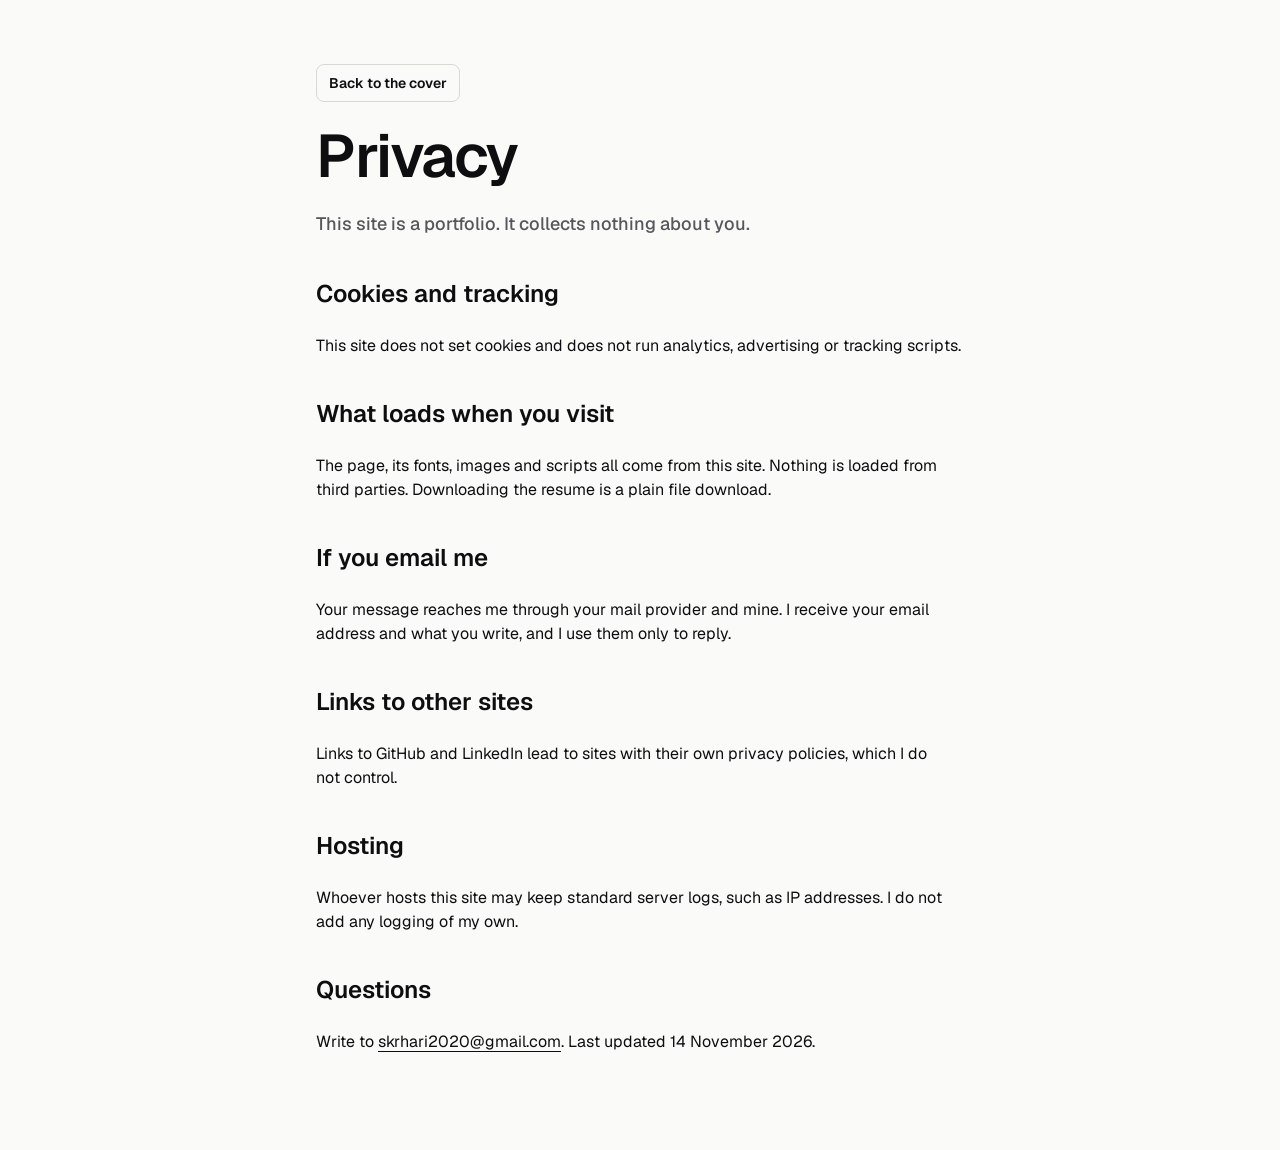
<file: privacy.html>
<!doctype html>
<html lang="en">
<head>
<meta charset="utf-8">
<meta name="viewport" content="width=device-width, initial-scale=1, viewport-fit=cover">
<title>Privacy, Sreehari S</title>
<meta name="description" content="How the Sreehari S portfolio handles data. It uses no cookies, analytics or tracking.">
<meta name="theme-color" content="#FAFAF8" media="(prefers-color-scheme: light)">
<meta name="theme-color" content="#181818" media="(prefers-color-scheme: dark)">
<link rel="icon" href="assets/favicon.svg" type="image/svg+xml">
<link rel="preload" href="assets/fonts/geist-latin.woff2" as="font" type="font/woff2" crossorigin>
<link rel="stylesheet" href="css/styles.css">
</head>
<body>
<a class="skip" href="#main">Skip to content</a>
<main class="doc" id="main">
  <p><a class="btn btn-quiet button-sm" href="index.html">Back to the cover</a></p>
  <h1 class="heading-1">Privacy</h1>
  <p class="title-2 muted">This site is a portfolio. It collects nothing about you.</p>

  <h2 class="heading-5">Cookies and tracking</h2>
  <p class="body-3">This site does not set cookies and does not run analytics, advertising or tracking scripts.</p>

  <h2 class="heading-5">What loads when you visit</h2>
  <p class="body-3">The page, its fonts, images and scripts all come from this site. Nothing is loaded from third parties. Downloading the resume is a plain file download.</p>

  <h2 class="heading-5">If you email me</h2>
  <p class="body-3">Your message reaches me through your mail provider and mine. I receive your email address and what you write, and I use them only to reply.</p>

  <h2 class="heading-5">Links to other sites</h2>
  <p class="body-3">Links to GitHub and LinkedIn lead to sites with their own privacy policies, which I do not control.</p>

  <h2 class="heading-5">Hosting</h2>
  <p class="body-3">Whoever hosts this site may keep standard server logs, such as IP addresses. I do not add any logging of my own.</p>

  <h2 class="heading-5">Questions</h2>
  <p class="body-3">Write to <a href="mailto:skrhari2020@gmail.com">skrhari2020@gmail.com</a>. Last updated 14 November 2026.</p>
</main>
</body>
</html>
</file>
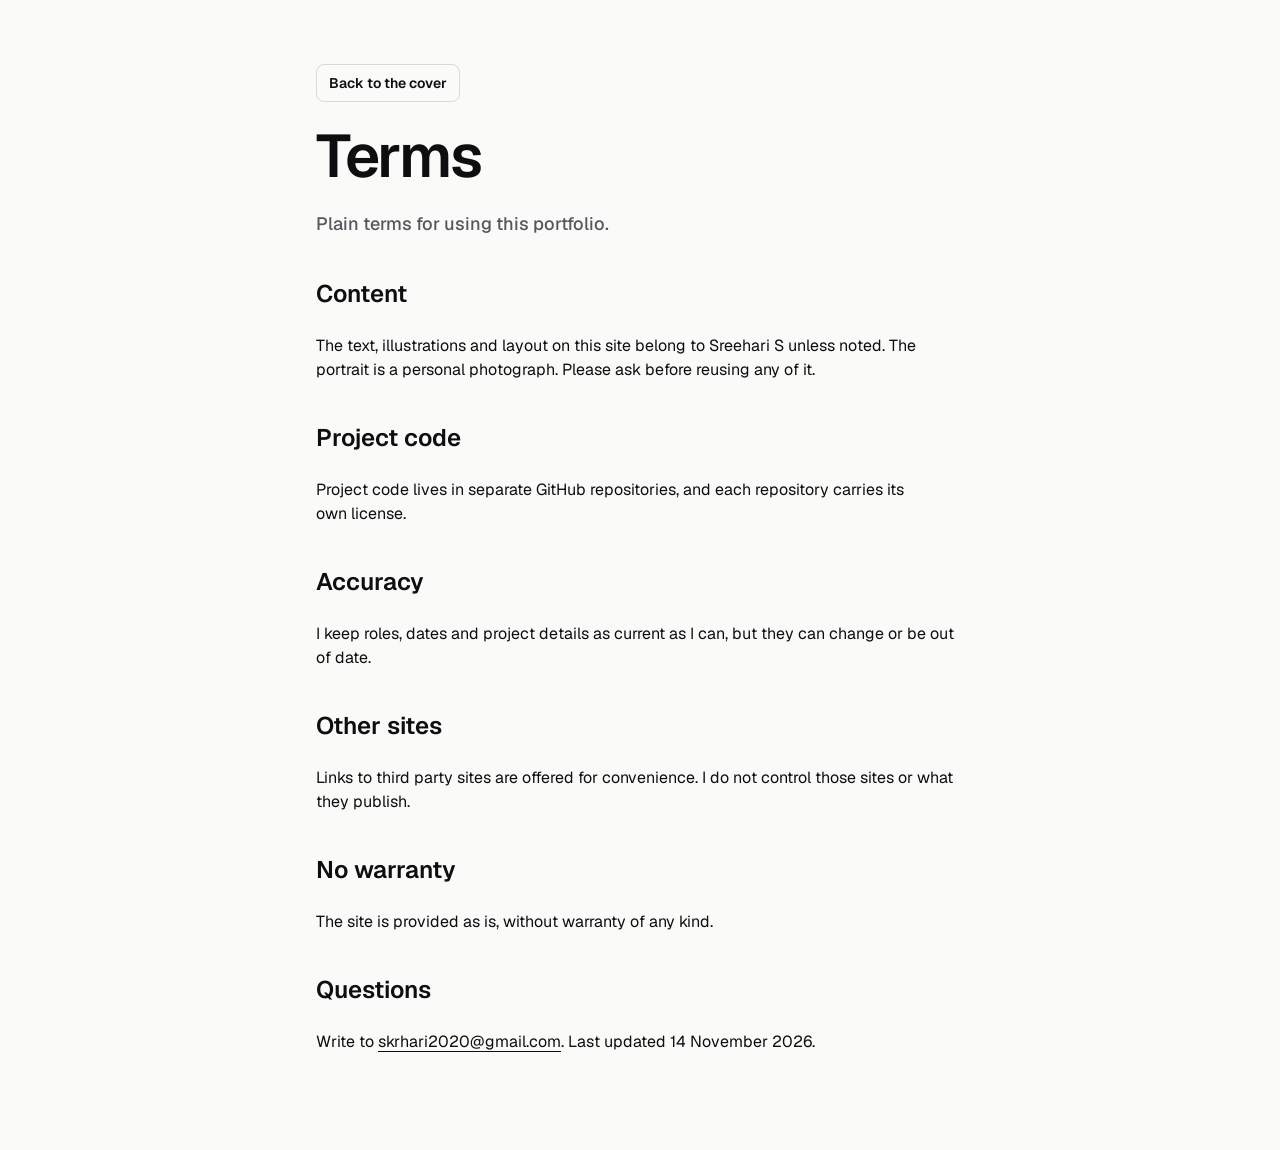
<file: terms.html>
<!doctype html>
<html lang="en">
<head>
<meta charset="utf-8">
<meta name="viewport" content="width=device-width, initial-scale=1, viewport-fit=cover">
<title>Terms, Sreehari S</title>
<meta name="description" content="Terms of use for the Sreehari S portfolio.">
<meta name="theme-color" content="#FAFAF8" media="(prefers-color-scheme: light)">
<meta name="theme-color" content="#181818" media="(prefers-color-scheme: dark)">
<link rel="icon" href="assets/favicon.svg" type="image/svg+xml">
<link rel="preload" href="assets/fonts/geist-latin.woff2" as="font" type="font/woff2" crossorigin>
<link rel="stylesheet" href="css/styles.css">
</head>
<body>
<a class="skip" href="#main">Skip to content</a>
<main class="doc" id="main">
  <p><a class="btn btn-quiet button-sm" href="index.html">Back to the cover</a></p>
  <h1 class="heading-1">Terms</h1>
  <p class="title-2 muted">Plain terms for using this portfolio.</p>

  <h2 class="heading-5">Content</h2>
  <p class="body-3">The text, illustrations and layout on this site belong to Sreehari S unless noted. The portrait is a personal photograph. Please ask before reusing any of it.</p>

  <h2 class="heading-5">Project code</h2>
  <p class="body-3">Project code lives in separate GitHub repositories, and each repository carries its own license.</p>

  <h2 class="heading-5">Accuracy</h2>
  <p class="body-3">I keep roles, dates and project details as current as I can, but they can change or be out of date.</p>

  <h2 class="heading-5">Other sites</h2>
  <p class="body-3">Links to third party sites are offered for convenience. I do not control those sites or what they publish.</p>

  <h2 class="heading-5">No warranty</h2>
  <p class="body-3">The site is provided as is, without warranty of any kind.</p>

  <h2 class="heading-5">Questions</h2>
  <p class="body-3">Write to <a href="mailto:skrhari2020@gmail.com">skrhari2020@gmail.com</a>. Last updated 14 November 2026.</p>
</main>
</body>
</html>
</file>
<file: css/styles.css>
/* The Issue. Sreehari S portfolio.
   Visual system follows the landing-page-design skill: Geist only, Tailwind type steps,
   fixed spacing and radius tokens, flat backgrounds, and one easing curve for all motion. */

@font-face {
  font-family: "Geist";
  src: url("../assets/fonts/geist-latin.woff2") format("woff2");
  font-weight: 400 700;
  font-style: normal;
  font-display: swap
}

@font-face {
  font-family: "Geist Mono";
  src: url("../assets/fonts/geist-mono-latin.woff2") format("woff2");
  font-weight: 400 600;
  font-style: normal;
  font-display: swap
}

:root {
  color-scheme: light;
  /* Colour: warm paper, black ink, one ultramarine */
  --bg: #FAFAF8;
  --surface: #EEEEEA;
  --surface-2: #E4E4DF;
  --rule: #D9D9D3;
  --ink: #0E0E10;
  --muted: #56565C;
  --accent: #2B3BF0;
  --accent-text: #2B3BF0;
  --on-accent: #FAFAF8;
  --btn-bg: #0E0E10;
  --btn-fg: #FAFAF8;
  --pad-edge: #7A7A74;
  --nav-bg: rgba(250, 250, 248, .72);
  --menu-bg: rgba(250, 250, 248, .94);
  --foot-bg: #181818;
  --foot-fg: #FAFAF8;
  --foot-muted: #ABABAB;
  --foot-accent: #8F9BFF;
  --foot-rule: #313131;
  --grad-a: #000000;
  --grad-b: #666666;
  --plate-ink-bg: #0E0E10;
  --plate-ink-fg: #FAFAF8;
  /* Spacing tokens */
  --sp-0: 0;
  --sp-25: 2px;
  --sp-50: 4px;
  --sp-75: 8px;
  --sp-100: 12px;
  --sp-200: 16px;
  --sp-300: 24px;
  --sp-400: 32px;
  --sp-500: 40px;
  --sp-600: 48px;
  --sp-700: 64px;
  --sp-800: 80px;
  --sp-900: 96px;
  /* Radius tokens, Tailwind values */
  --r-sm: 2px;
  --r: 4px;
  --r-md: 6px;
  --r-lg: 8px;
  --r-xl: 12px;
  --r-2xl: 16px;
  --r-3xl: 24px;
  --r-full: 9999px;
  --ease: cubic-bezier(0.22, 1, 0.36, 1);
  --font: "Geist", system-ui, "Segoe UI", sans-serif;
  --mono: "Geist Mono", ui-monospace, "Cascadia Mono", Consolas, monospace;
  --gutter-l: max(16px, env(safe-area-inset-left, 0px));
  --gutter-r: max(16px, env(safe-area-inset-right, 0px));
}

@media (prefers-color-scheme:dark) {
  :root {
    color-scheme: dark;
    --bg: #181818;
    --surface: #1F1F1F;
    --surface-2: #272727;
    --rule: #313131;
    --ink: #FAFAF8;
    --muted: #ABABAB;
    --accent-text: #8F9BFF;
    --btn-bg: #FAFAF8;
    --btn-fg: #181818;
    --pad-edge: #76716A;
    --nav-bg: rgba(24, 24, 24, .72);
    --menu-bg: rgba(24, 24, 24, .94);
    --foot-bg: #000000;
    --plate-ink-bg: #272727;
    --grad-a: #FFFFFF;
    --grad-b: #9B9B9B;
  }
}

*,
*::before,
*::after {
  box-sizing: border-box
}

html {
  scroll-behavior: smooth;
  scroll-padding-top: var(--sp-900);
  -webkit-text-size-adjust: 100%
}

body {
  margin: 0;
  background: var(--bg);
  color: var(--ink);
  font-family: var(--font);
  font-size: 16px;
  line-height: 24px;
  font-weight: 400;
  -webkit-font-smoothing: antialiased;
  text-rendering: optimizeLegibility
}

h1,
h2,
h3,
h4,
h5,
h6 {
  margin: 0;
  font-weight: 600;
  text-wrap: balance
}

p {
  margin: 0;
  text-wrap: pretty
}

ul,
ol,
dl,
dd,
figure {
  margin: 0;
  padding: 0
}

ul,
ol {
  list-style: none
}

img,
svg {
  display: block;
  max-width: 100%
}

a {
  color: inherit;
  text-decoration-line: underline;
  text-decoration-thickness: 1px;
  text-underline-offset: 4px;
  transition: color 300ms var(--ease), text-decoration-color 300ms var(--ease)
}

a:hover {
  color: var(--accent-text)
}

:focus-visible {
  outline: 2px solid var(--ink);
  outline-offset: 2px;
  border-radius: var(--r)
}

::selection {
  background: var(--accent);
  color: var(--on-accent)
}

[hidden] {
  display: none !important
}

.sr {
  position: absolute;
  width: 1px;
  height: 1px;
  overflow: hidden;
  clip: rect(0 0 0 0);
  white-space: nowrap
}

.skip {
  position: fixed;
  left: var(--gutter-l);
  top: -96px;
  z-index: 60;
  padding: var(--sp-75) var(--sp-100);
  background: var(--btn-bg);
  color: var(--btn-fg);
  border-radius: var(--r-lg);
  text-decoration: none
}

.skip:focus {
  top: calc(env(safe-area-inset-top, 0px) + var(--sp-200))
}

.wrap {
  max-width: 1200px;
  margin-inline: auto;
  padding-left: var(--gutter-l);
  padding-right: var(--gutter-r)
}

.rule {
  height: 1px;
  margin: 0;
  border: 0;
  background: var(--rule)
}

.muted {
  color: var(--muted)
}

.mono {
  font-family: var(--mono);
  font-variant-numeric: tabular-nums
}

.measure {
  max-width: 680px
}

/* Named text styles. Sizes are Tailwind steps; phones step down one or two. */
.display-1 {
  font-size: 48px;
  line-height: 1;
  font-weight: 600;
  letter-spacing: -0.05em
}

.display-2 {
  font-size: 48px;
  line-height: 1;
  font-weight: 600;
  letter-spacing: -0.025em
}

.heading-1 {
  font-size: 36px;
  line-height: 40px;
  font-weight: 600;
  letter-spacing: -0.025em
}

.heading-2 {
  font-size: 30px;
  line-height: 36px;
  font-weight: 600;
  letter-spacing: -0.025em
}

.heading-3 {
  font-size: 30px;
  line-height: 36px;
  font-weight: 600;
  letter-spacing: -0.025em
}

.heading-4 {
  font-size: 24px;
  line-height: 32px;
  font-weight: 600;
  letter-spacing: -0.025em
}

.heading-5 {
  font-size: 24px;
  line-height: 32px;
  font-weight: 600
}

.heading-6 {
  font-size: 20px;
  line-height: 28px;
  font-weight: 600
}

.title-1 {
  font-size: 20px;
  line-height: 28px;
  font-weight: 500
}

.title-2 {
  font-size: 18px;
  line-height: 28px;
  font-weight: 500
}

.title-3 {
  font-size: 16px;
  line-height: 24px;
  font-weight: 500
}

.title-4 {
  font-size: 14px;
  line-height: 20px;
  font-weight: 500
}

.body-1 {
  font-size: 16px;
  line-height: 24px;
  font-weight: 600
}

.body-3 {
  font-size: 16px;
  line-height: 24px;
  font-weight: 400
}

.body-5 {
  font-size: 14px;
  line-height: 20px;
  font-weight: 500
}

.body-6 {
  font-size: 14px;
  line-height: 20px;
  font-weight: 400
}

.button-md {
  font-size: 16px;
  line-height: 24px;
  font-weight: 600
}

.button-sm {
  font-size: 14px;
  line-height: 20px;
  font-weight: 600
}

.caption-3 {
  font-size: 12px;
  line-height: 16px;
  font-weight: 600;
  letter-spacing: 0.05em;
  text-transform: uppercase
}

.caption-4 {
  font-size: 12px;
  line-height: 16px;
  font-weight: 500
}

.caption-5 {
  font-size: 12px;
  line-height: 16px;
  font-weight: 400
}

@media (min-width:560px) {
  .display-1 {
    font-size: 60px
  }

  .display-2 {
    font-size: 60px
  }
}

@media (min-width:768px) {
  .display-1 {
    font-size: 96px
  }

  .heading-1 {
    font-size: 60px;
    line-height: 1
  }

  .heading-2 {
    font-size: 48px;
    line-height: 1
  }

  .heading-3 {
    font-size: 36px;
    line-height: 40px
  }

  .heading-4 {
    font-size: 30px;
    line-height: 36px
  }
}

@media (min-width:1100px) {
  .display-1 {
    font-size: 128px
  }

  .display-2 {
    font-size: 96px
  }
}

.grad-text {
  background-image: linear-gradient(90deg, var(--grad-a), var(--grad-b));
  -webkit-background-clip: text;
  background-clip: text;
  color: transparent;
  -webkit-text-fill-color: transparent
}

@media (forced-colors:active) {
  .grad-text {
    background: none;
    color: CanvasText;
    -webkit-text-fill-color: CanvasText
  }
}

/* Buttons: 8px vertical, 12px horizontal */
.btn {
  display: inline-flex;
  align-items: center;
  gap: var(--sp-75);
  padding: var(--sp-75) var(--sp-100);
  border: 1px solid var(--btn-bg);
  border-radius: var(--r-lg);
  background: var(--btn-bg);
  color: var(--btn-fg);
  text-decoration: none;
  cursor: pointer;
  font-family: inherit;
  transition: transform 500ms var(--ease), background-color 300ms var(--ease), color 300ms var(--ease)
}

.btn:hover {
  color: var(--btn-fg);
  transform: translateY(-2px)
}

.btn:active {
  transform: scale(0.98)
}

.btn:focus-visible {
  outline-offset: 4px
}

.btn-quiet {
  background: transparent;
  color: var(--ink);
  border-color: var(--rule)
}

.btn-quiet:hover {
  color: var(--ink);
  background: var(--surface)
}

.icon {
  width: 16px;
  height: 16px;
  flex: none;
  fill: currentColor
}

/* Navigation: floating contents pill, then a full height contents panel */
.nav {
  position: fixed;
  top: calc(env(safe-area-inset-top, 0px) + var(--sp-200));
  left: 50%;
  transform: translateX(-50%);
  z-index: 30;
  display: flex;
  align-items: center;
  gap: var(--sp-50);
  max-width: calc(100vw - 32px);
  padding: var(--sp-50);
  border: 1px solid var(--rule);
  border-radius: var(--r-full);
  background: var(--nav-bg);
  -webkit-backdrop-filter: blur(16px);
  backdrop-filter: blur(16px);
  white-space: nowrap
}

.nav-brand {
  padding: var(--sp-75) var(--sp-100);
  border-radius: var(--r-full);
  text-decoration: none
}

.nav-folio {
  max-width: 128px;
  overflow: hidden;
  text-overflow: ellipsis;
  padding: 0 var(--sp-75);
  color: var(--muted);
  font-size: 12px;
  line-height: 16px
}

.nav-toggle {
  display: inline-flex;
  align-items: center;
  gap: var(--sp-75);
  padding: var(--sp-75) var(--sp-100);
  border: 0;
  border-radius: var(--r-full);
  background: var(--btn-bg);
  color: var(--btn-fg);
  font: inherit;
  cursor: pointer;
  transition: transform 500ms var(--ease)
}

.nav-toggle:hover {
  transform: translateY(-1px)
}

.nav-toggle:active {
  transform: scale(0.98)
}

.bars {
  position: relative;
  width: 16px;
  height: 12px
}

.bars span {
  position: absolute;
  left: 0;
  width: 16px;
  height: 2px;
  border-radius: var(--r-full);
  background: currentColor;
  transition: transform 500ms var(--ease)
}

.bars span:first-child {
  top: 2px
}

.bars span:last-child {
  top: 8px
}

.nav-toggle[aria-expanded="true"] .bars span:first-child {
  transform: translateY(3px) rotate(45deg)
}

.nav-toggle[aria-expanded="true"] .bars span:last-child {
  transform: translateY(-3px) rotate(-45deg)
}

.menu {
  position: fixed;
  inset: 0;
  z-index: 25;
  overflow-y: auto;
  padding: calc(env(safe-area-inset-top, 0px) + var(--sp-900)) var(--gutter-r) calc(env(safe-area-inset-bottom, 0px) + var(--sp-400)) var(--gutter-l);
  background: var(--menu-bg);
  -webkit-backdrop-filter: blur(24px);
  backdrop-filter: blur(24px);
  opacity: 0;
  visibility: hidden;
  transition: opacity 300ms var(--ease), visibility 0s var(--ease) 300ms
}

.menu.open {
  opacity: 1;
  visibility: visible;
  transition-delay: 0s
}

.menu-inner {
  max-width: 1168px;
  margin-inline: auto;
  display: grid;
  gap: var(--sp-400)
}

.menu-list {
  display: grid;
  gap: var(--sp-25)
}

.menu-list a {
  display: grid;
  grid-template-columns: 48px minmax(0, 1fr);
  align-items: baseline;
  padding: var(--sp-75) 0;
  text-decoration: none;
  opacity: 0;
  transform: translateY(24px);
  transition: opacity 500ms var(--ease), transform 500ms var(--ease), color 300ms var(--ease)
}

.menu-list a .mono {
  font-size: 12px;
  line-height: 16px;
  color: var(--muted)
}

.menu.open .menu-list a {
  opacity: 1;
  transform: none;
  transition-delay: calc(var(--i) * 60ms)
}

.menu-list a[aria-current="true"] {
  color: var(--accent-text)
}

.menu-foot {
  display: grid;
  gap: var(--sp-75);
  color: var(--muted)
}

/* Section scaffolding */
.block {
  padding-block: var(--sp-700)
}

@media (min-width:768px) {
  .block {
    padding-block: var(--sp-900)
  }
}

.band {
  background: var(--surface)
}

.sec-head {
  display: grid;
  gap: var(--sp-200);
  max-width: 680px;
  margin-bottom: var(--sp-600)
}

.eyebrow {
  color: var(--muted)
}

/* Cover */
.cover {
  padding-top: calc(env(safe-area-inset-top, 0px) + var(--sp-900));
  padding-bottom: var(--sp-700)
}

.run {
  display: flex;
  flex-wrap: wrap;
  justify-content: space-between;
  gap: var(--sp-75) var(--sp-300);
  color: var(--muted);
  font-family: var(--mono)
}

.cover .rule {
  margin-block: var(--sp-200)
}

.cover-grid {
  display: grid;
  gap: var(--sp-300)
}

.cover-name {
  position: relative;
  z-index: 0;
  display: flex;
  flex-wrap: wrap;
  margin: 0
}

.ch {
  display: inline-block;
  animation: rise 900ms var(--ease) both;
  animation-delay: calc(var(--i) * 40ms + 100ms)
}

.ch.gap {
  width: 0.25em
}

@keyframes rise {
  from {
    opacity: 0;
    transform: translateY(24px)
  }

  to {
    opacity: 1;
    transform: none
  }
}

.cover-story {
  display: grid;
  gap: var(--sp-200);
  align-content: start
}

.cover-h1 {
  max-width: 680px
}

.cover-dek {
  max-width: 680px;
  color: var(--muted)
}

.cover-actions {
  padding-top: var(--sp-75)
}

.cover-proof {
  display: grid;
  gap: var(--sp-200)
}

.cover-proof li {
  display: grid;
  grid-template-columns: 32px minmax(0, 1fr);
  gap: var(--sp-75)
}

.cover-proof .mono {
  color: var(--accent-text)
}

.cover-photo {
  position: relative;
  z-index: 1;
  max-width: 420px
}

.cover-photo .frame {
  position: relative;
  isolation: isolate;
  aspect-ratio: 3/4
}

.cover-photo .frame::before {
  content: "";
  position: absolute;
  inset: 0;
  z-index: -1;
  background: grey;
  transform: translate(16px, 16px)
}

.cover-photo img {
  display: block;
  width: 100%;
  height: 100%;
  object-fit: cover;
  object-position: 50% 38%;
  border: 1px solid var(--rule)
}

.cover-photo figcaption {
  margin-top: var(--sp-300);
  color: var(--muted);
  font-family: var(--mono)
}

@media (min-width:960px) {
  .cover-grid {
    grid-template-columns: repeat(12, minmax(0, 1fr));
    column-gap: var(--sp-300);
    row-gap: var(--sp-300)
  }

  .cover-name {
    grid-column: 1/-1;
    grid-row: 1
  }

  .cover-photo {
    grid-column: 9/-1;
    grid-row: 1/span 3;
    margin-top: var(--sp-700);
    max-width: none
  }

  .cover-story {
    grid-column: 1/9;
    grid-row: 2
  }

  .cover-proof {
    grid-column: 1/9;
    grid-row: 3;
    grid-template-columns: repeat(3, minmax(0, 1fr))
  }
}

/* Contents index */
.index {
  position: relative
}

.rows {
  display: grid
}

.rows>li {
  box-shadow: inset 0 -1px 0 var(--rule)
}

.rows>li:first-child {
  box-shadow: inset 0 1px 0 var(--rule), inset 0 -1px 0 var(--rule)
}

.row {
  display: grid;
  grid-template-columns: 32px minmax(0, 1fr) auto;
  gap: var(--sp-50) var(--sp-200);
  align-items: baseline;
  padding: var(--sp-200) 0;
  text-decoration: none;
  transition: background-color 300ms var(--ease)
}

.row .no {
  color: var(--accent-text);
  font-size: 14px;
  line-height: 20px
}

.row .dek {
  grid-column: 2;
  color: var(--muted)
}

.row .topic {
  display: none;
  color: var(--muted)
}

.row .pg {
  color: var(--muted);
  font-size: 12px;
  line-height: 16px
}

.row:hover {
  background: var(--surface);
  color: var(--ink)
}

.row:hover .title {
  color: var(--accent-text)
}

.row .title {
  transition: color 300ms var(--ease)
}

@media (min-width:768px) {
  .row {
    grid-template-columns: 48px minmax(0, 1.2fr) minmax(0, 1.3fr) minmax(0, 1fr) 64px;
    padding-inline: var(--sp-100)
  }

  .row .dek {
    grid-column: auto
  }

  .row .topic {
    display: block
  }

  .row .pg {
    text-align: right
  }
}

.plate {
  position: absolute;
  left: 0;
  top: 0;
  z-index: 2;
  width: 200px;
  display: grid;
  gap: var(--sp-50);
  padding: var(--sp-50);
  border-radius: var(--r-lg);
  background: var(--accent);
  color: var(--on-accent);
  pointer-events: none;
  opacity: 0;
  transition: opacity 300ms var(--ease)
}

.plate.on {
  opacity: 1
}

.plate img {
  width: 100%;
  height: auto;
  aspect-ratio: 4/3;
  object-fit: cover;
  border-radius: var(--r)
}

.plate p {
  padding: 0 var(--sp-50) var(--sp-25)
}

@media (hover:none) {
  .plate {
    display: none
  }
}

/* Tagline reveal */
.tagline {
  padding-block: var(--sp-800)
}

.tagline-text {
  max-width: 680px
}

.tagline-text .line {
  display: block;
  text-wrap: balance
}

.tagline-text .w {
  opacity: .3;
  transition: opacity 700ms var(--ease)
}

.tagline-text .w.lit {
  opacity: 1
}

/* Feature spreads */
.features {
  display: grid;
  gap: var(--sp-900)
}

.feature {
  display: grid;
  gap: var(--sp-300);
  scroll-margin-top: var(--sp-900)
}

.f-plate {
  overflow: hidden;
  border: 1px solid var(--rule);
  background: var(--surface)
}

.f-plate img {
  width: 100%;
  height: auto;
  aspect-ratio: 4/3;
  object-fit: cover
}

.f-head {
  display: grid;
  gap: var(--sp-100);
  align-content: start
}

.f-kicker {
  display: flex;
  flex-wrap: wrap;
  gap: var(--sp-50) var(--sp-200);
  color: var(--muted)
}

.f-kicker .mono {
  color: var(--accent-text)
}

.f-title {
  max-width: 680px
}

.f-body {
  display: grid;
  gap: var(--sp-200);
  max-width: 680px
}

.f-body p {
  color: var(--muted)
}

.f-body p:first-child {
  color: var(--ink)
}

.f-facts {
  display: grid;
  gap: var(--sp-100);
  padding: var(--sp-200);
  border: 1px solid var(--rule);
  border-radius: var(--r-xl);
  background: var(--surface)
}

.f-facts div {
  display: grid;
  gap: var(--sp-25)
}

.f-facts dt {
  color: var(--muted)
}

.f-facts dd {
  min-width: 0;
  overflow-wrap: anywhere
}

.f-facts a {
  display: inline-block;
  padding-block: var(--sp-25)
}

.f-facts .icon {
  display: inline-block;
  vertical-align: -2px;
  margin-left: var(--sp-50)
}

@media (min-width:560px) {
  .f-facts div {
    grid-template-columns: 120px minmax(0, 1fr);
    gap: var(--sp-200)
  }
}

@media (min-width:960px) {
  .feature {
    grid-template-columns: repeat(12, minmax(0, 1fr));
    column-gap: var(--sp-300);
    row-gap: var(--sp-300);
    align-items: start
  }

  .f-a,
  .f-b {
    grid-template-rows: auto auto 1fr
  }

  .f-a .f-plate {
    grid-column: 1/8;
    grid-row: 1/span 3
  }

  .f-a .f-head,
  .f-a .f-body,
  .f-a .f-facts {
    grid-column: 9/-1
  }

  .f-b .f-plate {
    grid-column: 6/-1;
    grid-row: 1/span 3
  }

  .f-b .f-head,
  .f-b .f-body,
  .f-b .f-facts {
    grid-column: 1/6
  }

  .f-c .f-plate {
    grid-column: 1/-1
  }

  .f-c .f-plate img {
    aspect-ratio: 16/9
  }

  .f-c .f-head {
    grid-column: 1/6;
    grid-row: 2
  }

  .f-c .f-body {
    grid-column: 6/-1;
    grid-row: 2
  }

  .f-c .f-facts {
    grid-column: 6/-1;
    grid-row: 3
  }
}

/* Editor's letter */
.letter {
  display: grid;
  gap: var(--sp-500)
}

.idents {
  display: grid;
  gap: var(--sp-200);
  align-content: start
}

.idlist {
  display: grid;
  gap: var(--sp-25)
}

.letter-text {
  display: grid;
  gap: var(--sp-200);
  align-content: start;
  max-width: 680px
}

.letter-text p:first-child {
  color: var(--ink)
}

.letter-text p+p {
  color: var(--muted)
}

@media (min-width:960px) {
  .letter {
    grid-template-columns: repeat(12, minmax(0, 1fr));
    column-gap: var(--sp-300)
  }

  .idents {
    grid-column: 1/7
  }

  .letter-text {
    grid-column: 8/-1;
    padding-top: var(--sp-600)
  }
}

/* Masthead */
.ledger {
  display: grid;
  gap: var(--sp-500)
}

.ledger-group {
  display: grid;
  gap: var(--sp-100)
}

.led {
  display: grid;
  gap: var(--sp-25) var(--sp-200);
  padding: var(--sp-200) 0
}

.led .org {
  color: var(--muted)
}

.led .when {
  color: var(--muted);
  font-size: 12px;
  line-height: 16px
}

@media (min-width:768px) {
  .led {
    grid-template-columns: minmax(0, 1.4fr) minmax(0, 1fr) 200px;
    align-items: baseline;
    padding-inline: var(--sp-100)
  }

  .led .when {
    text-align: right
  }
}

/* Award plates */
.awards {
  display: grid;
  gap: var(--sp-200)
}

.award {
  display: grid;
  gap: var(--sp-300);
  padding: var(--sp-300);
  border-radius: var(--r-3xl);
  background: var(--accent);
  color: var(--on-accent)
}

.award.second {
  background: var(--plate-ink-bg);
  color: var(--plate-ink-fg)
}

.award.third {
  background: rgb(9, 141, 148);
  color: var(--plate-ink-fg)
}

.award a {
  color: inherit
}

.award a:hover {
  color: inherit;
  text-decoration-thickness: 2px
}

.award :focus-visible {
  outline-color: currentColor
}

.award-result {
  display: grid;
  gap: var(--sp-200);
  align-self: end
}

.award-side {
  display: grid;
  gap: var(--sp-100);
  align-content: start;
  max-width: 520px
}

.award-side .tools {
  display: flex;
  flex-wrap: wrap;
  gap: var(--sp-100) var(--sp-300)
}

.award-side .tools a {
  display: inline-block;
  padding-block: var(--sp-50)
}

@media (min-width:960px) {
  .award {
    grid-template-columns: minmax(0, 7fr) minmax(0, 5fr);
    gap: var(--sp-600);
    padding: var(--sp-600)
  }
}

/* Music and the silent pad strip */
.music {
  display: grid;
  gap: var(--sp-500)
}

.music-copy {
  display: grid;
  gap: var(--sp-200);
  align-content: start;
  max-width: 680px
}

.strip {
  display: grid;
  gap: var(--sp-200);
  padding: var(--sp-200);
  border: 1px solid var(--rule);
  border-radius: var(--r-2xl);
  background: var(--surface)
}

.strip-pads {
  display: grid;
  grid-template-columns: repeat(16, minmax(0, 1fr));
  gap: var(--sp-50)
}

.pad {
  aspect-ratio: 1;
  min-width: 0;
  padding: 0;
  border: 1px solid var(--pad-edge);
  border-radius: var(--r);
  background: var(--surface-2);
  cursor: pointer;
  transition: background-color 300ms var(--ease), border-color 300ms var(--ease), transform 200ms var(--ease)
}

.pad:hover {
  border-color: var(--ink)
}

.pad:active {
  transform: scale(0.98)
}

.pad[aria-pressed="true"] {
  background: var(--accent-text);
  border-color: var(--accent-text)
}

.pad.col {
  border-color: var(--ink)
}

.pad.fire {
  transform: scale(0.9)
}

.strip-rows {
  display: grid;
  gap: var(--sp-100)
}

.strip-row {
  display: grid;
  gap: var(--sp-50)
}

.strip-label {
  color: var(--muted)
}

.strip-bar {
  display: flex;
  flex-wrap: wrap;
  align-items: center;
  gap: var(--sp-100) var(--sp-200)
}

.tempo {
  display: inline-flex;
  align-items: center;
  gap: var(--sp-75);
  color: var(--muted)
}

.range {
  width: 140px;
  accent-color: var(--accent-text)
}

.strip-note {
  color: var(--muted)
}

@media (max-width:639px) {
  .strip-pads {
    grid-template-columns: repeat(8, minmax(0, 1fr))
  }

  .pad.x16 {
    display: none
  }
}

@media (min-width:960px) {
  .music {
    grid-template-columns: repeat(12, minmax(0, 1fr));
    column-gap: var(--sp-300);
    align-items: start
  }

  .music-copy {
    grid-column: 1/6
  }

  .strip {
    grid-column: 7/-1
  }
}

/* How to use this issue */
.how .led {
  grid-template-columns: 32px minmax(0, 1fr)
}

.how .led .mono {
  color: var(--accent-text);
  font-size: 14px;
  line-height: 20px
}

.how .led p {
  grid-column: 2
}

@media (min-width:768px) {
  .how .led {
    grid-template-columns: 48px minmax(0, 1fr) minmax(0, 1.4fr)
  }

  .how .led p {
    grid-column: auto
  }
}

/* FAQ */
.faq {
  display: grid;
  gap: var(--sp-100);
  max-width: 840px
}

.qa {
  border: 1px solid var(--rule);
  border-radius: var(--r-xl);
  background: var(--bg);
  transition: background-color 300ms var(--ease)
}

.qa:hover {
  background: var(--surface)
}

.qa summary {
  display: flex;
  align-items: center;
  justify-content: space-between;
  gap: var(--sp-200);
  padding: var(--sp-200);
  cursor: pointer;
  list-style: none;
  border-radius: var(--r-xl)
}

.qa summary::-webkit-details-marker {
  display: none
}

.qa summary::after {
  content: "+";
  flex: none;
  font-family: var(--mono);
  font-size: 20px;
  line-height: 28px;
  transition: transform 500ms var(--ease)
}

.qa[open] summary::after {
  transform: rotate(45deg)
}

.qa-a {
  max-width: 680px;
  padding: 0 var(--sp-200) var(--sp-200);
  color: var(--muted)
}

.qa[open] .qa-a {
  animation: fadein 500ms var(--ease) both
}

@keyframes fadein {
  from {
    opacity: 0
  }

  to {
    opacity: 1
  }
}

/* Colophon, the back page */
.colophon {
  background: var(--foot-bg);
  color: var(--foot-fg);
  padding-top: var(--sp-800);
  padding-bottom: calc(env(safe-area-inset-bottom, 0px) + var(--sp-400))
}

.colophon a {
  color: inherit
}

.colophon a:hover {
  color: var(--foot-accent)
}

.colophon :focus-visible {
  outline-color: var(--foot-fg)
}

.colophon .muted {
  color: var(--foot-muted)
}

.colophon .btn {
  background: var(--foot-fg);
  color: var(--foot-bg);
  border-color: var(--foot-fg)
}

.colophon .btn:hover {
  color: var(--foot-bg)
}

.colophon .btn-quiet {
  background: transparent;
  color: var(--foot-fg);
  border-color: var(--foot-rule)
}

.colophon .btn-quiet:hover {
  background: var(--foot-rule);
  color: var(--foot-fg)
}

.colophon .rule {
  background: var(--foot-rule)
}

.col-grid {
  display: grid;
  gap: var(--sp-500)
}

.col-main {
  display: grid;
  gap: var(--sp-200);
  align-content: start
}

.col-side {
  display: grid;
  gap: var(--sp-200);
  align-content: start
}

.email-row {
  display: flex;
  flex-wrap: wrap;
  align-items: center;
  gap: var(--sp-75) var(--sp-100)
}

.links {
  display: grid;
  gap: var(--sp-100)
}

.links a {
  display: inline-flex;
  align-items: center;
  gap: var(--sp-75);
  padding-block: var(--sp-50)
}

.menu-foot a,
.legal nav a {
  display: inline-block;
  padding-block: var(--sp-50)
}

.legal {
  display: flex;
  flex-wrap: wrap;
  justify-content: space-between;
  gap: var(--sp-100) var(--sp-300);
  padding-top: var(--sp-200);
  color: var(--foot-muted)
}

.legal nav {
  display: flex;
  flex-wrap: wrap;
  gap: var(--sp-75) var(--sp-300)
}

.colophon .rule {
  margin-top: var(--sp-600)
}

@media (min-width:960px) {
  .col-grid {
    grid-template-columns: repeat(12, minmax(0, 1fr));
    column-gap: var(--sp-300)
  }

  .col-main {
    grid-column: 1/8
  }

  .col-side {
    grid-column: 9/-1;
    padding-top: var(--sp-500)
  }
}

.status-line {
  min-height: 20px;
  color: var(--foot-muted)
}

/* Legal pages and 404 */
.doc {
  display: grid;
  gap: var(--sp-300);
  max-width: 680px;
  margin-inline: auto;
  padding: calc(env(safe-area-inset-top, 0px) + var(--sp-700)) var(--gutter-r) var(--sp-900) var(--gutter-l)
}

.doc h2 {
  margin-top: var(--sp-200)
}

.doc ul {
  display: grid;
  gap: var(--sp-75);
  padding-left: var(--sp-300);
  list-style: disc
}

.lost {
  min-height: 100svh;
  display: grid;
  align-content: center;
  gap: var(--sp-300);
  max-width: 680px;
  margin-inline: auto;
  padding: var(--sp-700) var(--gutter-r) var(--sp-700) var(--gutter-l)
}

.lost .actions {
  display: flex;
  flex-wrap: wrap;
  gap: var(--sp-100)
}

/* Story mode: choose your path */
.path {
  display: grid;
  gap: var(--sp-300);
  max-width: 840px;
  padding: var(--sp-300);
  border: 1px solid var(--rule);
  border-radius: var(--r-3xl);
  background: var(--surface)
}

.path-bar {
  display: flex;
  align-items: center;
  justify-content: space-between;
  gap: var(--sp-100);
  min-height: 40px
}

.path-bar .mono {
  color: var(--muted)
}

.path-stage {
  display: grid;
  gap: var(--sp-200);
  animation: fadein 300ms var(--ease) both
}

.path-q {
  outline: 0
}

.opt {
  display: grid;
  grid-template-columns: 32px minmax(0, 1fr);
  gap: var(--sp-50) var(--sp-200);
  align-items: baseline;
  width: 100%;
  padding: var(--sp-200) var(--sp-100);
  border: 0;
  background: transparent;
  color: inherit;
  font: inherit;
  text-align: left;
  cursor: pointer;
  transition: background-color 300ms var(--ease), transform 500ms var(--ease)
}

.opt .n {
  color: var(--accent-text);
  font-size: 14px;
  line-height: 20px
}

.opt .d {
  grid-column: 2;
  color: var(--muted)
}

.opt:hover {
  background: var(--surface-2)
}

.opt:active {
  transform: scale(0.98)
}

.path .led {
  grid-template-columns: 32px minmax(0, 1fr);
  animation: rise 500ms var(--ease) both;
  animation-delay: calc(var(--i) * 60ms)
}

.path .led .mono {
  color: var(--accent-text);
  font-size: 14px;
  line-height: 20px
}

.path .led p {
  grid-column: 2
}

.path-actions {
  display: flex;
  flex-wrap: wrap;
  gap: var(--sp-100);
  padding-top: var(--sp-100)
}

@media (min-width:768px) {
  .opt {
    grid-template-columns: 48px minmax(0, 1fr) minmax(0, 1fr)
  }

  .opt .d {
    grid-column: auto
  }

  .path .led {
    grid-template-columns: 48px minmax(0, 1fr) minmax(0, 1.4fr)
  }

  .path .led p {
    grid-column: auto
  }
}

.row.on-path .title::after {
  content: "On your path";
  margin-left: var(--sp-100);
  color: var(--accent-text);
  font-family: var(--mono);
  font-size: 12px;
  line-height: 16px;
  font-weight: 500
}

/* Loading screen */
.loader {
  position: fixed;
  inset: 0;
  z-index: 100;
  display: flex;
  align-items: center;
  justify-content: center;
  background: var(--bg);
  transition: opacity 600ms var(--ease), visibility 600ms var(--ease)
}

.loader.done {
  opacity: 0;
  visibility: hidden;
  pointer-events: none
}

.loader-inner {
  display: flex;
  flex-direction: column;
  align-items: center;
  gap: var(--sp-300);
  width: 240px
}

.loader-name {
  font-family: var(--font);
  font-size: 36px;
  line-height: 1;
  font-weight: 600;
  letter-spacing: -0.05em;
  color: var(--ink)
}

.loader-ch {
  display: inline-block;
  opacity: 0;
  transform: translateY(16px);
  animation: loaderRise 600ms var(--ease) both;
  animation-delay: calc(var(--d) * 50ms + 200ms)
}

.loader-gap {
  width: 0.2em
}

@keyframes loaderRise {
  to {
    opacity: 1;
    transform: none
  }
}

.loader-track {
  width: 100%;
  height: 2px;
  background: var(--rule);
  border-radius: var(--r-full);
  overflow: hidden
}

.loader-bar {
  height: 100%;
  width: 0;
  background: var(--ink);
  border-radius: var(--r-full);
  transition: width 200ms var(--ease)
}

.loader-label {
  font-size: 11px;
  line-height: 16px;
  letter-spacing: 0.08em;
  text-transform: uppercase;
  color: var(--muted)
}

/* While loading, hide page content behind the loader */
.loading body > :not(.loader) {
  opacity: 0
}

/* Scroll reveals: each block rises once */
.js .rv {
  opacity: 0;
  transform: translateY(32px);
  transition: opacity 700ms var(--ease), transform 700ms var(--ease)
}

.js .rv.in {
  opacity: 1;
  transform: none
}

@media (prefers-reduced-motion:reduce) {
  html {
    scroll-behavior: auto
  }

  .ch,
  .path .led {
    animation-name: fadein
  }

  .js .rv {
    transform: none;
    transition: opacity 300ms var(--ease)
  }

  .menu-list a {
    transform: none
  }

  .btn:hover,
  .nav-toggle:hover {
    transform: none
  }

  .bars span {
    transition: none
  }

  .tagline-text .w {
    opacity: 1;
    transition: none
  }

  .pad.fire {
    transform: none
  }

  .loader-ch {
    animation-name: fadein
  }

  .loader {
    transition-duration: 200ms
  }
}
</file>
